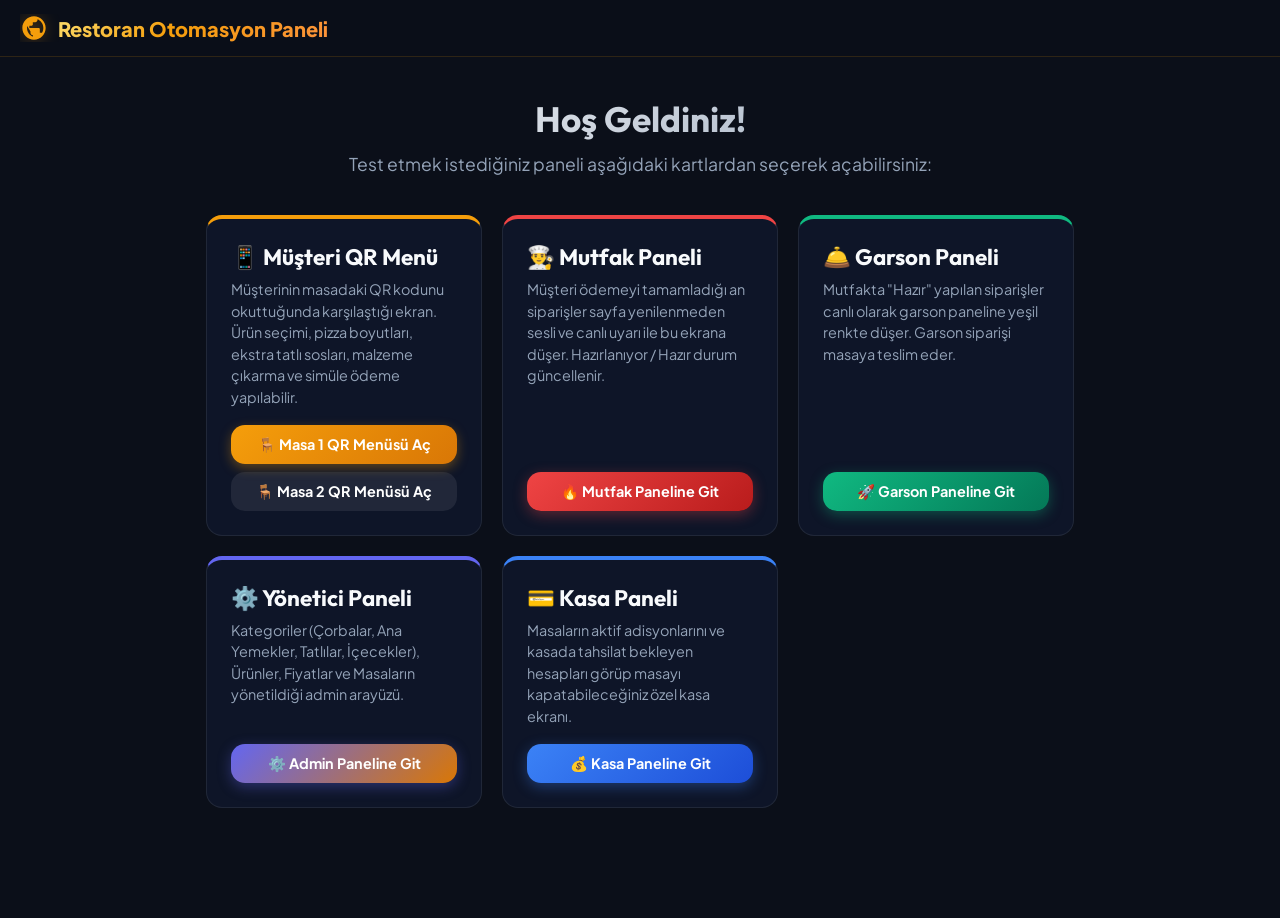
<file: templates/index.html>
<!DOCTYPE html>
<html lang="tr">
<head>
    <meta charset="UTF-8">
    <meta name="viewport" content="width=device-width, initial-scale=1.0">
    <title>Restoran QR Sipariş & Operasyon Sistemi</title>
    <link rel="stylesheet" href="/static/css/style.css">
</head>
<body>

    <header class="navbar">
        <div class="brand">
            <svg class="brand-icon-svg" viewBox="0 0 24 24">
                <path d="M12 2C6.48 2 2 6.48 2 12s4.48 10 10 10 10-4.48 10-10S17.52 2 12 2zm1 17.93c-3.95-.49-7-3.85-7-7.93 0-.62.08-1.21.21-1.79L9 15v1c0 1.1.9 2 2 2v1.93zm6.9-2.54c-.26-.81-1-1.39-1.9-1.39h-1v-3c0-.55-.45-1-1-1H8v-2h2c.55 0 1-.45 1-1V7h2c1.1 0 2-.9 2-2v-.41c2.93 1.19 5 4.06 5 7.41 0 2.08-.8 3.97-2.1 5.39z"/>
            </svg>
            <span>Restoran Otomasyon Paneli</span>
        </div>
    </header>

    <main class="container" style="max-width: 900px; padding-top: 40px;">
        <div style="text-align: center; margin-bottom: 40px;">
            <h1 style="font-size: 2.2rem; margin-bottom: 12px; background: linear-gradient(135deg, #fff, #94a3b8); -webkit-background-clip: text; -webkit-text-fill-color: transparent;">
                Hoş Geldiniz!
            </h1>
            <p style="color: var(--text-secondary); font-size: 1.1rem;">
                Test etmek istediğiniz paneli aşağıdaki kartlardan seçerek açabilirsiniz:
            </p>
        </div>

        <div style="display: grid; grid-template-columns: repeat(auto-fit, minmax(260px, 1fr)); gap: 20px;">
            
            <!-- MÜŞTERİ QR MENÜ -->
            <div class="portal-card" style="border-top: 4px solid var(--primary);">
                <div>
                    <h3 style="font-size: 1.4rem; margin-bottom: 8px;">📱 Müşteri QR Menü</h3>
                    <p style="color: var(--text-secondary); font-size: 0.9rem; line-height: 1.5; margin-bottom: 16px;">
                        Müşterinin masadaki QR kodunu okuttuğunda karşılaştığı ekran. Ürün seçimi, pizza boyutları, ekstra tatlı sosları, malzeme çıkarma ve simüle ödeme yapılabilir.
                    </p>
                </div>
                <div style="display: flex; flex-direction: column; gap: 8px;">
                    <a id="btnMasa1" href="/menu?masa=1" onclick="openDynamicMasaLink(1); return false;" class="btn-add" style="justify-content: center;">
                        🪑 Masa 1 QR Menüsü Aç
                    </a>
                    <a id="btnMasa2" href="/menu?masa=2" onclick="openDynamicMasaLink(2); return false;" class="btn-add" style="justify-content: center; background: rgba(255,255,255,0.08); color:#fff; box-shadow:none;">
                        🪑 Masa 2 QR Menüsü Aç
                    </a>
                </div>
            </div>

            <!-- MUTFAK PANELİ -->
            <div class="portal-card" style="border-top: 4px solid var(--danger);">
                <div>
                    <h3 style="font-size: 1.4rem; margin-bottom: 8px;">👨‍🍳 Mutfak Paneli</h3>
                    <p style="color: var(--text-secondary); font-size: 0.9rem; line-height: 1.5; margin-bottom: 16px;">
                        Müşteri ödemeyi tamamladığı an siparişler sayfa yenilenmeden sesli ve canlı uyarı ile bu ekrana düşer. Hazırlanıyor / Hazır durum güncellenir.
                    </p>
                </div>
                <a href="/mutfak" class="btn-add" style="justify-content: center; background: linear-gradient(135deg, var(--danger), #b91c1c); box-shadow: 0 4px 14px var(--danger-glow);">
                    🔥 Mutfak Paneline Git
                </a>
            </div>

            <!-- GARSON PANELİ -->
            <div class="portal-card" style="border-top: 4px solid var(--success);">
                <div>
                    <h3 style="font-size: 1.4rem; margin-bottom: 8px;">🛎️ Garson Paneli</h3>
                    <p style="color: var(--text-secondary); font-size: 0.9rem; line-height: 1.5; margin-bottom: 16px;">
                        Mutfakta "Hazır" yapılan siparişler canlı olarak garson paneline yeşil renkte düşer. Garson siparişi masaya teslim eder.
                    </p>
                </div>
                <a href="/garson" class="btn-add" style="justify-content: center; background: linear-gradient(135deg, var(--success), #047857); box-shadow: 0 4px 14px var(--success-glow);">
                    🚀 Garson Paneline Git
                </a>
            </div>

            <!-- YÖNETİCİ PANELİ -->
            <div class="portal-card" style="border-top: 4px solid var(--accent);">
                <div>
                    <h3 style="font-size: 1.4rem; margin-bottom: 8px;">⚙️ Yönetici Paneli</h3>
                    <p style="color: var(--text-secondary); font-size: 0.9rem; line-height: 1.5; margin-bottom: 16px;">
                        Kategoriler (Çorbalar, Ana Yemekler, Tatlılar, İçecekler), Ürünler, Fiyatlar ve Masaların yönetildiği admin arayüzü.
                    </p>
                </div>
                <a href="/admin" class="btn-add" style="justify-content: center; background: linear-gradient(135deg, var(--accent), #d97706); box-shadow: 0 4px 14px var(--accent-glow);">
                    ⚙️ Admin Paneline Git
                </a>
            </div>

            <!-- KASA PANELİ -->
            <div class="portal-card" style="border-top: 4px solid #3b82f6;">
                <div>
                    <h3 style="font-size: 1.4rem; margin-bottom: 8px;">💳 Kasa Paneli</h3>
                    <p style="color: var(--text-secondary); font-size: 0.9rem; line-height: 1.5; margin-bottom: 16px;">
                        Masaların aktif adisyonlarını ve kasada tahsilat bekleyen hesapları görüp masayı kapatabileceğiniz özel kasa ekranı.
                    </p>
                </div>
                <a href="/kasa" class="btn-add" style="justify-content: center; background: linear-gradient(135deg, #3b82f6, #1d4ed8); box-shadow: 0 4px 14px rgba(59,130,246,0.35);">
                    💰 Kasa Paneline Git
                </a>
            </div>

        </div>
    </main>

    <script>
        async function openDynamicMasaLink(masaId) {
            if ((window.location.hostname === '192.168.1.100' || window.location.host === '192.168.1.100:8000') && masaId === 1) {
                masaId = 99;
            }
            // The public landing page may preview the menu, but it must never
            // mint a current physical-presence token for an arbitrary table.
            window.location.href = `/menu?masa=${masaId}`;
        }
    </script>
</body>
</html>
</file>
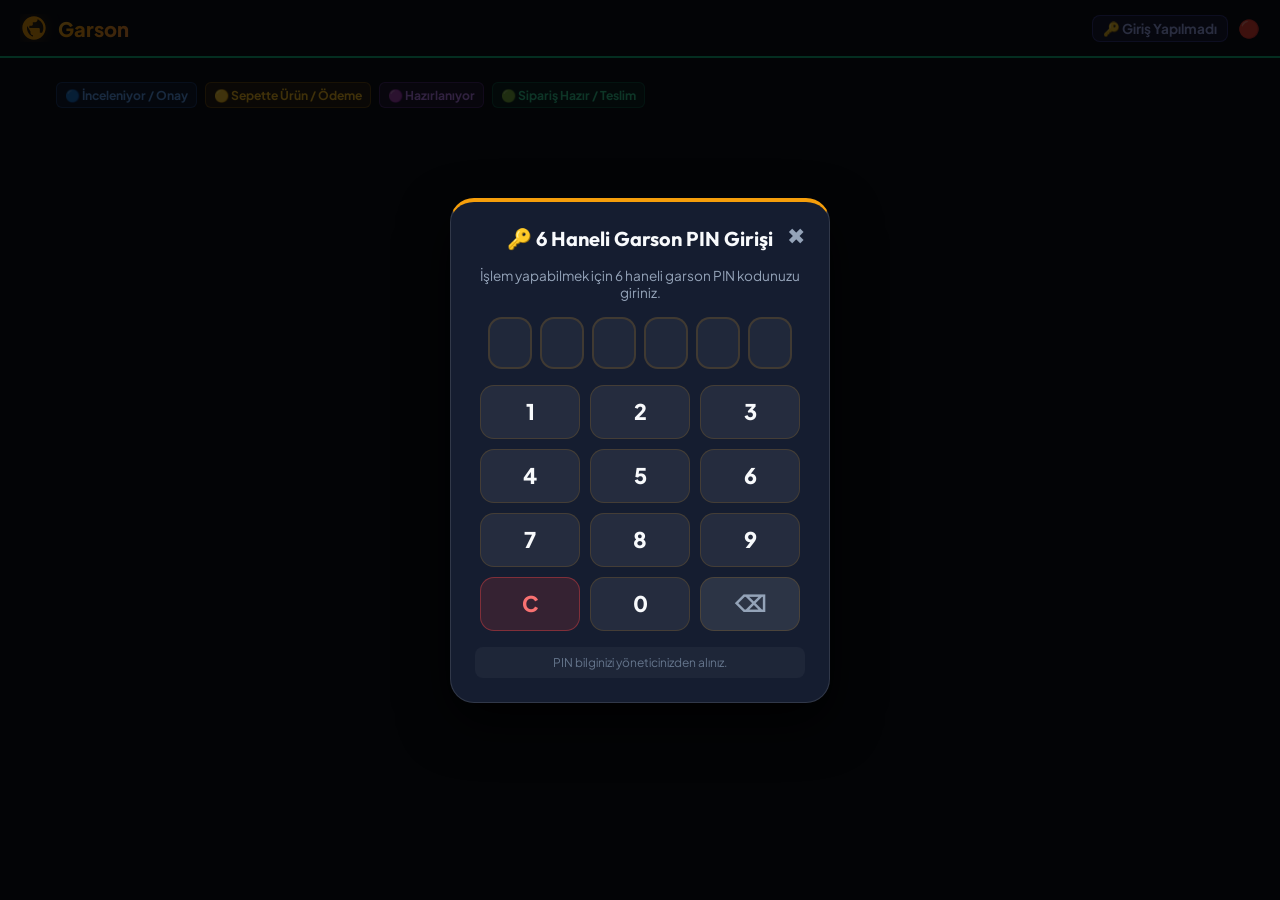
<file: templates/garson.html>
<!DOCTYPE html>
<html lang="tr">

<head>
    <meta charset="UTF-8">
    <meta name="viewport" content="width=device-width, initial-scale=1.0">
    <title>Garson Paneli - Masa Sipariş Takibi</title>
    <link rel="stylesheet" href="/static/css/style.css?v=7">
    <script src="https://cdn.socket.io/4.7.5/socket.io.min.js"></script>
</head>

<body data-staff-roles="garson" data-staff-auth-ui="external">

    <!-- NAVBAR -->
    <header class="navbar" style="border-bottom: 2px solid var(--success);">
        <div class="brand">
            <svg class="brand-icon-svg" viewBox="0 0 24 24">
                <path
                    d="M12 2C6.48 2 2 6.48 2 12s4.48 10 10 10 10-4.48 10-10S17.52 2 12 2zm1 17.93c-3.95-.49-7-3.85-7-7.93 0-.62.08-1.21.21-1.79L9 15v1c0 1.1.9 2 2 2v1.93zm6.9-2.54c-.26-.81-1-1.39-1.9-1.39h-1v-3c0-.55-.45-1-1-1H8v-2h2c.55 0 1-.45 1-1V7h2c1.1 0 2-.9 2-2v-.41c2.93 1.19 5 4.06 5 7.41 0 2.08-.8 3.97-2.1 5.39z" />
            </svg>
            <span>Garson</span>
        </div>
        <div style="display: flex; align-items: center; gap: 10px;">
            <div id="activeGarsonBadge" role="button" tabindex="0" onclick="openGarsonPinModal()" style="display: flex; align-items: center; gap: 6px; font-size: 0.85rem; font-weight: 700; background: rgba(99, 102, 241, 0.15); color: #a5b4fc; border: 1px solid rgba(99, 102, 241, 0.4); padding: 4px 10px; border-radius: 8px; cursor: pointer;">
                <span>🔑 Giriş Yapılmadı</span>
            </div>
            <button id="garsonLogoutBtn" type="button" onclick="logoutGarson()" style="display: none; background: rgba(239, 68, 68, 0.2); color: #fca5a5; border: 1px solid rgba(239, 68, 68, 0.4); padding: 4px 8px; border-radius: 8px; font-size: 0.78rem; font-weight: 700; cursor: pointer;">Çıkış</button>
            <span id="socketStatusBadge" style="font-size: 1.1rem; color: var(--danger); cursor: pointer;" title="Bağlantı Kuruluyor...">🔴</span>
        </div>
    </header>

    <!-- CONTAINER -->
    <main class="container">
        <div style="display: flex; flex-direction: column; margin-bottom: 16px; gap: 8px;">

            
            <!-- RENK BİLGİLENDİRME LEJANDI -->
            <div class="color-legend-container" style="display: flex; gap: 8px; flex-wrap: wrap; font-size: 0.76rem; font-weight: 700; margin-top: 4px;">
                <span style="background: rgba(59, 130, 246, 0.12); color: #60a5fa; border: 1px solid rgba(59, 130, 246, 0.3); padding: 4px 8px; border-radius: 6px; display: flex; align-items: center; gap: 4px;">🔵 İnceleniyor / Onay</span>
                <span style="background: rgba(245, 158, 11, 0.12); color: #fbbf24; border: 1px solid rgba(245, 158, 11, 0.3); padding: 4px 8px; border-radius: 6px; display: flex; align-items: center; gap: 4px;">🟡 Sepette Ürün / Ödeme</span>
                <span style="background: rgba(168, 85, 247, 0.12); color: #c084fc; border: 1px solid rgba(168, 85, 247, 0.3); padding: 4px 8px; border-radius: 6px; display: flex; align-items: center; gap: 4px;">🟣 Hazırlanıyor</span>
                <span style="background: rgba(16, 185, 129, 0.12); color: #34d399; border: 1px solid rgba(16, 185, 129, 0.3); padding: 4px 8px; border-radius: 6px; display: flex; align-items: center; gap: 4px;">🟢 Sipariş Hazır / Teslim</span>
            </div>
        </div>

        <!-- 6 HANELİ GARSON PIN GİRİŞ MODALİ (NUMPAD) -->
        <div id="garsonPinModal" class="modal-overlay" style="z-index: 10000;">
            <div class="modal-content"
                style="max-width: 380px; text-align: center; border-top: 4px solid var(--primary); padding: 24px;">
                <div class="modal-header"
                    style="justify-content: center; position: relative; border-bottom: none; padding-bottom: 0;">
                    <h3 style="font-size: 1.25rem;">🔑 6 Haneli Garson PIN Girişi</h3>
                    <button class="modal-close" onclick="closeGarsonPinModal()"
                        style="position: absolute; right: 0; top: -5px;">✖</button>
                </div>

                <p id="pinModalSubtext" style="font-size: 0.85rem; color: var(--text-secondary); margin: 8px 0 16px 0;">
                    İşlem yapabilmek için 6 haneli garson PIN kodunuzu giriniz.
                </p>

                <!-- PIN Slot Göstergeleri -->
                <div class="pin-display-container">
                    <div class="pin-slot" id="pinSlot1"></div>
                    <div class="pin-slot" id="pinSlot2"></div>
                    <div class="pin-slot" id="pinSlot3"></div>
                    <div class="pin-slot" id="pinSlot4"></div>
                    <div class="pin-slot" id="pinSlot5"></div>
                    <div class="pin-slot" id="pinSlot6"></div>
                </div>
                <div id="pinErrorMsg" class="pin-error-msg" style="display:none;"></div>

                <!-- 3x4 DOKUNMATİK NUMPAD -->
                <div class="numpad-grid">
                    <button class="numpad-btn" onclick="pressPinDigit('1')">1</button>
                    <button class="numpad-btn" onclick="pressPinDigit('2')">2</button>
                    <button class="numpad-btn" onclick="pressPinDigit('3')">3</button>
                    <button class="numpad-btn" onclick="pressPinDigit('4')">4</button>
                    <button class="numpad-btn" onclick="pressPinDigit('5')">5</button>
                    <button class="numpad-btn" onclick="pressPinDigit('6')">6</button>
                    <button class="numpad-btn" onclick="pressPinDigit('7')">7</button>
                    <button class="numpad-btn" onclick="pressPinDigit('8')">8</button>
                    <button class="numpad-btn" onclick="pressPinDigit('9')">9</button>
                    <button class="numpad-btn btn-clear" onclick="clearPin()">C</button>
                    <button class="numpad-btn" onclick="pressPinDigit('0')">0</button>
                    <button class="numpad-btn btn-backspace" onclick="backspacePin()">⌫</button>
                </div>

                <div
                    style="font-size:0.75rem; color:var(--text-muted); margin-top:16px; background: rgba(255,255,255,0.04); padding: 8px; border-radius: var(--radius-sm);">
                    PIN bilginizi yöneticinizden alınız.
                </div>
            </div>
        </div>

        <!-- GARSON SİPARİŞ DÜZENLEME MODALİ -->
        <div id="editOrderModal" class="modal-overlay">
            <div class="modal-content" style="max-width: 480px; padding: 20px;">
                <div class="modal-header">
                    <h3 id="editModalTitle">✏️ Sipariş Kalemlerini Düzenle</h3>
                    <button class="modal-close" onclick="closeEditOrderModal()">✖</button>
                </div>
                <div id="editOrderItemsContainer" style="max-height: 280px; overflow-y: auto; margin: 12px 0;">
                    <!-- JS ile doldurulacak -->
                </div>
                <!-- YENİ ÜRÜN EKLEME ALANI -->
                <div
                    style="background: rgba(255,255,255,0.05); padding: 12px; border-radius: var(--radius-sm); margin-bottom: 12px;">
                    <div
                        style="font-size: 0.85rem; font-weight: 700; margin-bottom: 6px; color: var(--text-secondary);">
                        ➕ Masaya Yeni Ürün Ekle:</div>
                    <div style="display:flex; gap: 8px;">
                        <select id="editAddProductSelect" class="form-control"
                            style="flex:1; background: rgba(0,0,0,0.4); color:#fff; border:1px solid var(--border-color); padding: 8px; border-radius: var(--radius-sm);">
                            <!-- Ürün seçenekleri -->
                        </select>
                        <button type="button" class="btn-add" onclick="addSelectedProductToEditOrder()"
                            style="padding: 8px 12px; font-weight:700;">+ Ekle</button>
                    </div>
                </div>
                <div
                    style="display:flex; justify-content:space-between; align-items:center; font-weight:800; font-size:1.1rem; color:#fbbf24; margin-bottom: 16px;">
                    <span>Yeni Toplam Tutar:</span>
                    <span id="editModalTotalAmount">0.00 ₺</span>
                </div>
                <div style="display:flex; gap: 10px;">
                    <button class="btn-status-action btn-success" style="flex:1; padding: 12px;"
                        onclick="saveEditedOrder()">
                        💾 Değişiklikleri Kaydet
                    </button>
                </div>
            </div>
        </div>

        <!-- MASA DETAY MODALI -->
        <div id="masaDetailModal" class="modal-overlay">
            <div class="modal-content" style="max-width: 600px; width: 95%;">
                <div class="modal-header">
                    <h3 id="masaDetailTitle">Masa Detayı</h3>
                    <button class="modal-close" onclick="closeMasaDetailModal()">✖</button>
                </div>
                <div id="masaDetailContent" style="margin-top: 15px;">
                    <!-- JS ile dinamik doldurulacak -->
                </div>
            </div>
        </div>

        <!-- WAITER DASHBOARD GRID -->
        <div id="waiterDashboardGrid" class="order-cards-grid">
            <!-- Garson kartları JS ile gelecek -->
        </div>
    </main>

    <script src="/static/js/security.js?v=1"></script>
    <script src="/static/js/ui_confirm.js?v=2"></script>
    <script src="/static/js/staff_auth.js?v=3"></script>
    <script src="/static/js/waiter.js?v=80"></script>
</body>

</html>
</file>
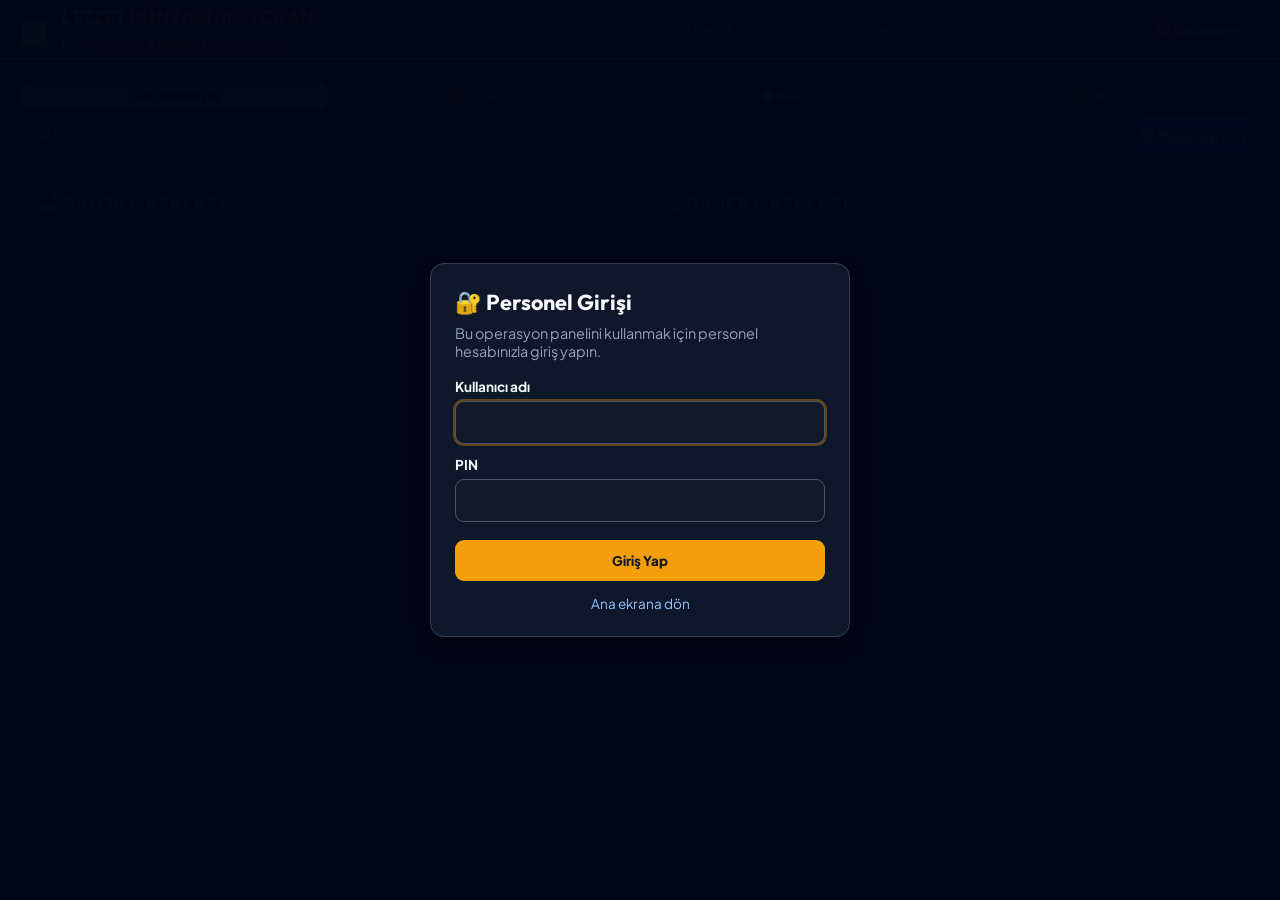
<file: templates/kasa.html>
<!DOCTYPE html>
<html lang="tr">

<head>
    <meta charset="UTF-8">
    <meta name="viewport"
        content="width=device-width, initial-scale=1.0, maximum-scale=1.0, user-scalable=no, viewport-fit=cover">
    <title>Lezzet Dünyası Restoran POS Otomasyonu</title>
    <link rel="stylesheet" href="/static/css/style.css?v=26">
    <script src="https://cdn.socket.io/4.7.5/socket.io.min.js"></script>
</head>

<body class="vega-kasa-body" data-staff-roles="kasa">

    <!-- LEZZET DÜNYASI NAVBAR -->
    <header class="navbar vega-navbar">
        <div class="brand">
            <span class="vega-logo-icon">💻</span>
            <div>
                <span class="vega-brand-title">LEZZET DÜNYASI RESTORAN</span>
                <span class="vega-brand-subtitle">Restoran Kasa & Tahsilat Otomasyonu</span>
            </div>
        </div>

        <!-- HIZLI KISAYOL KILAVUZU (F1 - F8) -->
        <div class="vega-shortcut-bar">
            <span class="shortcut-chip" onclick="handleShortcut('F1')"><b>F1</b> Nakit</span>
            <span class="shortcut-chip" onclick="handleShortcut('F2')"><b>F2</b> POS</span>
            <span class="shortcut-chip" onclick="handleShortcut('F3')"><b>F3</b> Yemek K.</span>
            <span class="shortcut-chip" onclick="handleShortcut('F4')"><b>F4</b> Parçalı</span>
            <span class="shortcut-chip" onclick="handleShortcut('F5')"><b>F5</b> İskonto</span>
            <span class="shortcut-chip" onclick="handleShortcut('F6')"><b>F6</b> İkram</span>
            <span class="shortcut-chip" onclick="handleShortcut('F7')"><b>F7</b> Taşı</span>
            <span class="shortcut-chip" onclick="handleShortcut('F8')"><b>F8</b> Fiş</span>
        </div>

        <div style="display: flex; align-items: center; gap: 12px;">
            <span id="socketStatusBadge" class="socket-badge">🔴 Bağlanıyor...</span>
        </div>
    </header>

    <!-- LEZZET DÜNYASI FULL-SCREEN WORKSTATION CONTAINER -->
    <main class="vega-pos-container">

        <!-- GÖRÜNÜM 1: MASA HARİTASI (TÜM MASALAR GRID - TAM EKRAN) -->
        <section id="viewMasaHaritasi" class="vega-tables-section" style="display: flex;">

            <!-- MASA FİLTRELERİ & CANLI ARAMA -->
            <div class="vega-tables-header">
                <div class="vega-filter-tabs">
                    <button class="vega-filter-btn active" data-filter="all" onclick="filterKasaTables('all')">Tüm
                        Masalar (<span id="cntAll">0</span>)</button>
                    <button class="vega-filter-btn filter-dolu" data-filter="dolu" onclick="filterKasaTables('dolu')">🔴
                        Dolu (<span id="cntDolu">0</span>)</button>
                    <button class="vega-filter-btn filter-hesap" data-filter="hesap"
                        onclick="filterKasaTables('hesap')">🟡 Hesap (<span id="cntHesap">0</span>)</button>
                    <button class="vega-filter-btn filter-bos" data-filter="bos" onclick="filterKasaTables('bos')">🟢
                        Boş (<span id="cntBos">0</span>)</button>
                </div>
                <div class="vega-search-box" style="display: flex; gap: 8px; flex: 1;">
                    <input type="text" id="kasaSearchInput" placeholder="🔎 Masa No Ara (Örn: 1, S-1...)"
                        oninput="renderKasaGrid()" style="flex: 1;">
                    <button type="button" class="btn-add"
                        style="background: linear-gradient(135deg, #6366f1, #4f46e5); font-size: 0.85rem; padding: 6px 12px; white-space: nowrap;"
                        onclick="toggleTableMoveMode()">
                        🔄 Masa Taşı (F7)
                    </button>
                </div>
            </div>

            <!-- GÖRSEL MASA TAŞIMA MODU BİLGİ BANDI -->
            <div id="moveModeBanner" class="move-mode-banner" style="display: none;">
                <div style="display: flex; align-items: center; gap: 10px;">
                    <span style="font-size: 1.4rem;">🔄</span>
                    <strong id="moveModeBannerText" style="font-size: 1rem; color: #fbbf24;">MASA TAŞIMA MODU: Lütfen
                        taşınacak (Kaynak) masaya tıklayınız...</strong>
                </div>
                <button type="button" class="shortcut-chip"
                    style="background: rgba(239, 68, 68, 0.2); color: #f87171; border: 1px solid rgba(239, 68, 68, 0.5); padding: 6px 12px;"
                    onclick="cancelTableMoveMode()">
                    ✖ Moddan Çık / İptal
                </button>
            </div>

            <!-- MASA KARTLARI HARİTASI GRID (SPLIT LAYOUT) -->
            <div class="kasa-split-tables-container">
                <!-- SALON MASALARI (SOL BÖLÜM) -->
                <div class="tables-column-container">
                    <h3 class="column-title salon-title">🛋️ SALON MASALARI</h3>
                    <div id="kasaGridSalon" class="vega-tables-grid">
                        <!-- JS ile Salon masaları -->
                    </div>
                </div>

                <!-- BAHÇE MASALARI (SAĞ BÖLÜM) -->
                <div class="tables-column-container">
                    <h3 class="column-title bahce-title">🌿 BAHÇE MASALARI</h3>
                    <div id="kasaGridBahce" class="vega-tables-grid">
                        <!-- JS ile Bahçe masaları -->
                    </div>
                </div>
            </div>
        </section>

        <!-- GÖRÜNÜM 2: SEÇİLİ MASA ADİSYON DETAY İŞ İSTASYONU (TAM EKRAN SPLIT LAYOUT) -->
        <section id="viewMasaDetay" class="vega-ticket-section"
            style="display: none; flex-direction: row !important; height: 100%;">

            <!-- SOL BÖLÜM: ADİSYON DETAYI & TABLO (Genişlik: 58%) -->
            <div class="masa-detay-left"
                style="flex: 58; display: flex; flex-direction: column; border-right: 1px solid rgba(255, 255, 255, 0.08); overflow: hidden;">
                <!-- SEÇİLİ MASA ÜST NAVİGASYON BAŞLIĞI VE KAPAT BUTONU -->
                <div id="activeTicketHeader" class="vega-ticket-header">
                    <div class="vega-ticket-title-group">
                        <button type="button" class="btn-back-tables" onclick="closeMasaDetayView()">
                            ⬅️ Kapat (Masalara Dön)
                        </button>
                        <h2 id="ticketMasaTitle">🪑 MASA SEÇİLMEDİ</h2>
                        <span id="ticketMasaStatusBadge" class="vega-badge-status">Masa Seçiniz</span>
                    </div>
                    <div id="ticketMetaInfo" class="vega-ticket-meta">
                        <!-- Garson adı, Sipariş Saati vb. -->
                    </div>
                </div>

                <!-- ANLIK ÖDEME BAŞARI BİLDİRİMİ VE FİŞ YAZDIR BANDI -->
                <div id="paymentFeedbackBanner" class="payment-feedback-banner" style="display: none;">
                    <div style="display: flex; align-items: center; gap: 8px;">
                        <span style="font-size: 1.2rem;">✅</span>
                        <strong id="feedbackText">Ödeme Başarıyla Alındı</strong>
                    </div>
                    <button type="button" class="btn-print-receipt-quick" onclick="printReceiptPreview()">
                        🖨️ Fiş Yazdır
                    </button>
                </div>

                <!-- SİPARİŞ FİŞ PAKETLERİ (ORDER BATCHES) Kapsayıcısı -->
                <div id="ticketBatchesWrapper" class="vega-ticket-table-wrapper"
                    style="flex: 1; overflow-y: auto; padding: 12px;">
                    <div id="ticketItemsBody">
                        <div class="vega-empty-ticket"
                            style="text-align: center; padding: 40px 20px; color: var(--text-muted);">
                            <div style="font-size: 2.5rem; margin-bottom: 8px;">🛒</div>
                            <div>Lütfen masalar ekranından bir masaya tıklayınız.</div>
                        </div>
                    </div>
                </div>
            </div>

            <!-- SAĞ BÖLÜM: ÖDEME PANELİ, ALT ALTA ÖZET & BUTONLAR (Genişlik: 42%) -->
            <div class="masa-detay-right"
                style="flex: 42; display: flex; flex-direction: column; background: rgba(0,0,0,0.15); box-sizing: border-box; overflow: hidden; padding: 14px; justify-content: space-between;">

                <!-- 1. ALT ALTA HESAP ÖZETİ BİLGİ ALANI -->
                <div
                    style="background: rgba(15, 23, 42, 0.6); border: 1.5px solid rgba(255, 255, 255, 0.08); border-radius: 12px; padding: 14px 16px; margin-bottom: 12px; display: flex; flex-direction: column; gap: 8px;">
                    <h3
                        style="margin: 0 0 4px 0; color: #fff; font-size: 1.05rem; border-bottom: 1px solid rgba(255,255,255,0.08); padding-bottom: 4px; font-weight: 800;">
                        🧾 Adisyon Hesap Özeti</h3>

                    <div
                        style="display: flex; justify-content: space-between; font-size: 1rem; font-weight: 700; color: #cbd5e1;">
                        <span>Toplam Tutar:</span>
                        <strong id="valToplam" style="color: #fff; font-size: 1.1rem;">0.00 ₺</strong>
                    </div>

                    <div id="rowDiscountDetail"
                        style="display: flex; visibility: hidden; justify-content: space-between; font-size: 0.95rem; font-weight: 700; color: #f97316; min-height: 22px;">
                        <span>İndirim / İskonto:</span>
                        <strong id="valDiscount">0.00 ₺</strong>
                    </div>

                    <div
                        style="display: flex; justify-content: space-between; font-size: 1rem; font-weight: 700; color: #38bdf8;">
                        <span>Ödenen Tutar:</span>
                        <strong id="valOdenen" style="font-size: 1.1rem;">0.00 ₺</strong>
                    </div>

                    <div
                        style="display: flex; justify-content: space-between; font-size: 1.2rem; font-weight: 900; color: #fbbf24; border-top: 1px dashed rgba(255,255,255,0.15); padding-top: 6px; margin-top: 2px;">
                        <span>Kalan Tutar:</span>
                        <strong id="valKalan" style="font-size: 1.3rem;">0.00 ₺</strong>
                    </div>

                    <div id="rowSecimDetail"
                        style="display: flex; visibility: hidden; justify-content: space-between; font-size: 0.95rem; font-weight: 700; color: #34d399; border-top: 1px solid rgba(255,255,255,0.08); padding-top: 4px; min-height: 24px;">
                        <span>Seçilen Tutar:</span>
                        <strong id="valSecim" style="font-size: 1.1rem;">0.00 ₺</strong>
                    </div>
                </div>

                <!-- 2. NAKİT & POS AYRI KUTUCUKLARI (HIZLI HESAP ALMA İÇİN) -->
                <div style="display: grid; grid-template-columns: 1fr 1fr; gap: 10px; margin-bottom: 12px;">
                    <!-- NAKİT KUTUCUĞU -->
                    <div
                        style="background: rgba(16, 185, 129, 0.06); border: 1.5px solid #10b981; padding: 10px; border-radius: var(--radius-md);">
                        <label
                            style="font-size: 0.8rem; font-weight: 800; color: #34d399; margin-bottom: 4px; display: block;">💵
                            NAKİT ÖDEME (₺):</label>
                        <input type="number" id="tutarNakitInput" step="0.01" min="0" class="form-control"
                            style="background: rgba(0,0,0,0.6); color: #fff; padding: 8px; font-size: 1.2rem; font-weight: 900; text-align: center; border: 1px solid #10b981; width: 100%; box-sizing: border-box;"
                            placeholder="0.00" oninput="limitDecimals(this); updateDualPaymentSum()">
                    </div>

                    <!-- POS KUTUCUĞU -->
                    <div
                        style="background: rgba(6, 182, 212, 0.06); border: 1.5px solid #06b6d4; padding: 10px; border-radius: var(--radius-md);">
                        <label
                            style="font-size: 0.8rem; font-weight: 800; color: #38bdf8; margin-bottom: 4px; display: block;">💳
                            KREDİ KARTI / POS (₺):</label>
                        <input type="number" id="tutarKartInput" step="0.01" min="0" class="form-control"
                            style="background: rgba(0,0,0,0.6); color: #fff; padding: 8px; font-size: 1.2rem; font-weight: 900; text-align: center; border: 1px solid #06b6d4; width: 100%; box-sizing: border-box;"
                            placeholder="0.00" oninput="limitDecimals(this); updateDualPaymentSum()">
                    </div>
                </div>

                <!-- KISAYOL BUTONLARI -->
                <div style="display: flex; gap: 6px; margin-bottom: 16px;">
                    <button type="button" id="btnChipNakit" class="shortcut-chip"
                        style="flex: 1.1; text-align: center; padding: 10px 4px; font-weight: 800; transition: background-color 0.2s ease, border-color 0.2s ease, color 0.2s ease;"
                        onclick="fillDualAmount('nakit')">💵 NAKİT</button>
                    <button type="button" id="btnChipPos" class="shortcut-chip"
                        style="flex: 1.1; text-align: center; padding: 10px 4px; font-weight: 800; transition: background-color 0.2s ease, border-color 0.2s ease, color 0.2s ease;"
                        onclick="fillDualAmount('pos')">💳 KART</button>
                    <button type="button" id="btnChipHalf" class="shortcut-chip"
                        style="flex: 1.2; text-align: center; padding: 10px 4px; font-weight: 800; background: rgba(99, 102, 241, 0.15); color: #818cf8; border: 1px solid rgba(99, 102, 241, 0.4); transition: background-color 0.2s ease, border-color 0.2s ease, color 0.2s ease;"
                        onclick="fillDualAmount('half')">⚖️ ½ Yarısını Al</button>
                    <button type="button" id="btnChipClear" class="shortcut-chip"
                        style="flex: 0.9; text-align: center; padding: 10px 4px; font-weight: 800; background: rgba(239, 68, 68, 0.15); color: #f87171; border: 1px solid rgba(239, 68, 68, 0.4); transition: background-color 0.2s ease, border-color 0.2s ease, color 0.2s ease;"
                        onclick="fillDualAmount('clear')">🧹 Temizle</button>
                </div>

                <!-- 3. ÖDEME AL BUTONU -->
                <button class="btn-add" id="btnMainOdemeyiAl"
                    style="width: 100%; justify-content: center; padding: 14px; font-size: 1.2rem; font-weight: 900; background: linear-gradient(135deg, #10b981, #0284c7); border-radius: 12px; margin-bottom: 12px; box-shadow: 0 4px 14px rgba(16, 185, 129, 0.3);"
                    onclick="processMainPaymentSubmit()">
                    ✅ ÖDEMEYİ AL (<span id="dualSumLabel">0.00 ₺</span>)
                </button>

                <!-- KASA AKSİYON BAR (F5-F8 TUŞLARI İÇİN HIZLI BUTONLAR ALT KISIMDA) -->
                <div class="vega-action-grid"
                    style="display: grid; grid-template-columns: 1fr 1fr; gap: 8px; margin-top: auto;">
                    <button class="vega-act-btn btn-iskonto" style="padding: 10px 6px; font-size: 0.85rem;"
                        onclick="openDiscountModal()">
                        <span class="btn-fkey">F5</span>
                        <span class="btn-label">İSKONTO YAP</span>
                    </button>
                    <button class="vega-act-btn btn-ikram" style="padding: 10px 6px; font-size: 0.85rem;"
                        onclick="applyIkramToSelectedItems()">
                        <span class="btn-fkey">F6</span>
                        <span class="btn-label">İKRAM ET</span>
                    </button>
                    <button class="vega-act-btn btn-tasi" style="padding: 10px 6px; font-size: 0.85rem;"
                        onclick="openMoveTableModal()">
                        <span class="btn-fkey">F7</span>
                        <span class="btn-label">MASA TAŞI</span>
                    </button>
                    <button class="vega-act-btn btn-fis" style="padding: 10px 6px; font-size: 0.85rem;"
                        onclick="printReceiptPreview()">
                        <span class="btn-fkey">F8</span>
                        <span class="btn-label">FİŞ YAZDIR</span>
                    </button>
                </div>

                <!-- MASAYI KAPAT VE TEMİZLE BUTONU (HER ZAMAN GÖRÜNÜR) -->
                <button type="button" id="btnManualClearTable" class="btn-add"
                    style="width: 100%; display: flex; justify-content: center; padding: 12px; font-size: 1rem; font-weight: 900; background: linear-gradient(135deg, #ef4444, #b91c1c); border-radius: 12px; margin-top: 8px; box-shadow: 0 4px 14px rgba(239, 68, 68, 0.3);"
                    onclick="clearActiveTableManually()">
                    🧹 MASAYI TEMİZLE & ZORLA KAPAT
                </button>
            </div>

        </section>
    </main>

    <!-- 1. İSKONTO / İNDİRİM UYGULAMA MODALİ (F5) -->
    <div id="discountModal" class="modal-overlay">
        <div class="modal-content" style="max-width: 440px;">
            <div class="modal-header">
                <h3>🏷️ Adisyona İskonto / İndirim Uygula (F5)</h3>
                <button class="modal-close" onclick="closeModal('discountModal')">✖</button>
            </div>

            <div style="margin-bottom: 16px;">
                <label
                    style="font-size: 0.85rem; font-weight: 700; color: var(--text-secondary); margin-bottom: 8px; display: block;">İskonto
                    Türü:</label>
                <div style="display: flex; gap: 8px;">
                    <button id="btnDiscPercent" type="button" class="btn-add"
                        style="flex:1; justify-content:center; padding:10px; background:var(--primary); color:#000;"
                        onclick="setDiscountType('percent')">% Yüzde Oranı</button>
                    <button id="btnDiscAmount" type="button" class="btn-add"
                        style="flex:1; justify-content:center; padding:10px; background:rgba(255,255,255,0.1); color:#fff;"
                        onclick="setDiscountType('amount')">₺ Sabit Tutar</button>
                </div>
            </div>

            <!-- HIZLI YÜZDE BUTONLARI -->
            <div id="quickPercentGroup" style="display: flex; gap: 6px; margin-bottom: 16px;">
                <button type="button" class="shortcut-chip" style="flex:1; text-align:center;"
                    onclick="applyQuickPercent(5)">%5</button>
                <button type="button" class="shortcut-chip" style="flex:1; text-align:center;"
                    onclick="applyQuickPercent(10)">%10</button>
                <button type="button" class="shortcut-chip" style="flex:1; text-align:center;"
                    onclick="applyQuickPercent(15)">%15</button>
                <button type="button" class="shortcut-chip" style="flex:1; text-align:center;"
                    onclick="applyQuickPercent(20)">%20</button>
            </div>

            <div style="margin-bottom: 20px;">
                <label id="discInputLabel"
                    style="font-size: 0.85rem; font-weight: 700; color: var(--text-secondary); margin-bottom: 6px; display: block;">İndirim
                    Oranı (%):</label>
                <input type="number" id="discountValueInput" step="0.01" min="0" class="form-control"
                    style="font-size: 1.3rem; font-weight: 800; text-align: center; background: rgba(0,0,0,0.5); color: #fff;"
                    placeholder="0" oninput="limitDecimals(this)"
                    onkeydown="if(event.key === 'Enter') confirmDiscount()">
            </div>

            <div style="display: flex; gap: 10px;">
                <button class="btn-add"
                    style="flex:1; justify-content:center; padding:12px; background:var(--danger); color:#fff;"
                    onclick="clearDiscount()">İskontoyu Kaldır</button>
                <button class="btn-add"
                    style="flex:1; justify-content:center; padding:12px; background:var(--primary); color:#000;"
                    onclick="confirmDiscount()">İskontoyu Uygula</button>
            </div>
        </div>
    </div>

    <!-- 2. MASA TAŞIMA / BİRLEŞTİRME MODALİ (F7) -->
    <div id="moveTableModal" class="modal-overlay">
        <div class="modal-content" style="max-width: 440px;">
            <div class="modal-header">
                <h3>🔄 Masa Taşı / Birleştir (F7)</h3>
                <button class="modal-close" onclick="closeModal('moveTableModal')">✖</button>
            </div>

            <p style="font-size:0.9rem; color:var(--text-secondary); margin-bottom:16px;">
                <strong id="moveFromMasaName" style="color:#fff;">Masa 1</strong> üzerindeki aktif adisyonu aktarmak
                istediğiniz hedef masayı seçiniz:
            </p>

            <div style="margin-bottom: 14px;">
                <label
                    style="font-size:0.85rem; font-weight:700; color:var(--text-secondary); margin-bottom:6px; display:block;">Hedef
                    Masa:</label>
                <select id="targetMasaSelect" class="form-control"
                    style="font-size:1.1rem; padding:10px; background:rgba(0,0,0,0.5); color:#fff; border:1px solid var(--border-color); border-radius:var(--radius-sm); width:100%;">
                    <!-- JS ile doldurulacak -->
                </select>
            </div>

            <!-- AKTARIM KAPSAMI. Bu modal eskiden yalnizca hedef masa soruyor ve
                 her zaman masanin tamamini tasiyordu; adisyon tablosunda urun
                 secmis olmak hicbir sey degistirmiyordu. -->
            <div style="display: flex; gap: 8px; margin-bottom: 12px;">
                <button type="button" id="btnMoveScopeAll" class="btn-add"
                    style="flex:1; justify-content: center; background: #3b82f6; color: #fff;"
                    onclick="setMoveScope('all')">
                    📦 Tüm Masa
                </button>
                <button type="button" id="btnMoveScopeItems" class="btn-add"
                    style="flex:1; justify-content: center; background: rgba(255,255,255,0.1); color: #cbd5e1;"
                    onclick="setMoveScope('items')">
                    🍽️ Seçili Ürünler
                </button>
            </div>

            <div id="moveTableItemsContainer"
                style="height: 150px; min-height: 150px; max-height: 150px; overflow-y: auto; background: rgba(0,0,0,0.3); border: 1px solid rgba(255,255,255,0.1); border-radius: 8px; padding: 10px; margin-bottom: 14px; box-sizing: border-box;">
                <!-- JS ile doldurulur -->
            </div>

            <button class="btn-add"
                style="width:100%; justify-content:center; padding:14px; font-size:1rem; background:linear-gradient(135deg, #3b82f6, #1d4ed8);"
                onclick="confirmMoveTable()">
                ✅ Aktarımı Tamamla
            </button>
        </div>
    </div>

    <!-- 4. FİŞ / ADİSYON BASKI ÖNİZLEME MODALİ (F8) -->
    <div id="printReceiptModal" class="modal-overlay">
        <div class="modal-content" style="max-width: 380px; background: #fff; color: #000;">
            <div class="no-print"
                style="display:flex; justify-content:space-between; border-bottom:1px solid #ddd; padding-bottom:8px; margin-bottom:12px;">
                <h3 style="color:#000; font-size:1.1rem;">🖨️ Fiş Örnek Baskısı</h3>
                <button class="modal-close" style="color:#000;" onclick="closeModal('printReceiptModal')">✖</button>
            </div>

            <div id="receiptPrintArea"
                style="font-family: 'Courier New', Courier, monospace; font-size:0.85rem; line-height:1.4;">
                <!-- JS ile fiş içeriği doldurulacak -->
            </div>

            <div class="no-print" style="margin-top: 16px; display: flex; gap: 8px;">
                <button class="btn-add" style="flex:1; justify-content:center; background:#22c55e; color:#fff;"
                    onclick="window.print()">🖨️ Yazdır</button>
                <button class="btn-add" style="flex:1; justify-content:center; background:#64748b; color:#fff;"
                    onclick="closeModal('printReceiptModal')">Kapat</button>
            </div>
        </div>
    </div>

    <!-- KASA ÖDEME TEYİT MODALİ (WEB ARAYÜZÜ İÇİNDE MODERN MODAL) -->
    <div id="posPaymentConfirmModal" class="modal-overlay" style="z-index: 10005;">
        <div class="modal-content"
            style="max-width: 440px; text-align: center; border-top: 4px solid #10b981; padding: 24px; background: #0f172a; color: #fff; box-shadow: 0 20px 40px rgba(0,0,0,0.8);">
            <div style="font-size: 2.5rem; margin-bottom: 8px;">💳</div>
            <h3 style="font-size: 1.3rem; margin-bottom: 12px; color: #38bdf8;">Ödeme Tahsilat Onayı</h3>
            <p id="posConfirmMasaInfo"
                style="font-size: 1.15rem; font-weight: 800; color: #fbbf24; margin-bottom: 14px;"></p>

            <div id="posConfirmDetailsBox"
                style="background: rgba(255,255,255,0.05); border: 1px solid rgba(255,255,255,0.1); border-radius: 10px; padding: 14px; margin-bottom: 20px; font-size: 0.95rem; text-align: left; display: flex; flex-direction: column; gap: 8px;">
                <!-- JS ile doldurulacak -->
            </div>

            <div style="display: flex; flex-direction: column; gap: 10px;">
                <div style="display: flex; gap: 10px;">
                    <button type="button" class="btn-add"
                        style="flex: 1; justify-content: center; padding: 12px; font-size: 0.92rem; font-weight: 800; background: linear-gradient(135deg, #0284c7, #0369a1); box-shadow: 0 4px 12px rgba(2, 132, 199, 0.4);"
                        onclick="executeConfirmedMainPayment(false)">
                        💵 Ödemeyi Al (Masada Kal)
                    </button>
                    <button type="button" class="btn-add"
                        style="flex: 1; justify-content: center; padding: 12px; font-size: 0.92rem; font-weight: 900; background: linear-gradient(135deg, #10b981, #059669); box-shadow: 0 4px 12px rgba(16, 185, 129, 0.4);"
                        onclick="executeConfirmedMainPayment(true)">
                        🖨️ Öde & Fiş Yazdır
                    </button>
                </div>
                <button type="button" class="shortcut-chip"
                    style="width: 100%; padding: 10px; font-size: 0.88rem; font-weight: 700; background: rgba(255,255,255,0.08); color: #cbd5e1;"
                    onclick="closeModal('posPaymentConfirmModal')">
                    ✖ Vazgeç / İptal
                </button>
            </div>
        </div>
    </div>

    <!-- 5. GÖRSEL MASA VE ÜRÜN TRANSFER MODALİ -->
    <div id="visualTransferModal" class="modal-overlay" style="z-index: 10006;">
        <div class="modal-content"
            style="max-width: 480px; padding: 22px; border-top: 4px solid #6366f1; background: #0f172a; color: #fff;">
            <div class="modal-header">
                <h3 style="color:#fff; font-size: 1.25rem;">🔄 Masa & Adisyon Aktarımı</h3>
                <button class="modal-close" onclick="closeModal('visualTransferModal')">✖</button>
            </div>

            <div
                style="background: rgba(255,255,255,0.05); border: 1px solid rgba(255,255,255,0.1); border-radius: 10px; padding: 12px; margin: 12px 0; text-align: center;">
                <div id="transferRouteTitle" style="font-size: 1.15rem; font-weight: 800; color: #38bdf8;">
                    Masa 1 ➔ Masa 5
                </div>
                <div style="font-size: 0.85rem; color: var(--text-secondary); margin-top: 4px;">
                    Lütfen yapılacak aktarım türünü seçiniz.
                </div>
            </div>

            <!-- AKTARIM TÜRÜ TABLARI -->
            <div style="display: flex; gap: 8px; margin-bottom: 14px;">
                <button type="button" id="btnTransferTypeAll" class="btn-add"
                    style="flex:1; justify-content: center; background: #6366f1; color: #fff;"
                    onclick="setTransferType('all')">
                    📦 Tüm Masayı Taşı
                </button>
                <button type="button" id="btnTransferTypeItems" class="btn-add"
                    style="flex:1; justify-content: center; background: rgba(255,255,255,0.1); color: #cbd5e1;"
                    onclick="setTransferType('items')">
                    🍽️ Seçili Ürünleri Taşı
                </button>
            </div>

            <!-- SEÇİLİ ÜRÜNLER LİSTESİ ALANI (SABİT YÜKSEKLİK - KAYMAYI ÖNLER) -->
            <div id="transferItemsContainer"
                style="height: 150px; min-height: 150px; max-height: 150px; overflow-y: auto; background: rgba(0,0,0,0.3); border: 1px solid rgba(255,255,255,0.1); border-radius: 8px; padding: 10px; margin-bottom: 14px; box-sizing: border-box;">
                <!-- JS ile sipariş kalemleri checkbox ile render edilir -->
            </div>

            <div style="display: flex; gap: 10px; margin-top: 14px;">
                <button type="button" class="shortcut-chip"
                    style="flex:1; padding: 12px; font-size: 0.95rem; font-weight:700;"
                    onclick="closeModal('visualTransferModal')">
                    ✖ İptal
                </button>
                <button type="button" class="btn-add"
                    style="flex:1.4; justify-content: center; padding: 12px; font-size: 1rem; font-weight: 900; background: linear-gradient(135deg, #10b981, #059669);"
                    onclick="confirmVisualTableTransfer()">
                    ✅ Aktarımı Tamamla
                </button>
            </div>
        </div>
    </div>

    <script src="/static/js/security.js?v=1"></script>
    <script src="/static/js/ui_confirm.js?v=2"></script>
    <script src="/static/js/staff_auth.js?v=4"></script>
    <script src="/static/js/kasa.js?v=66"></script>
</body>

</html>
</file>
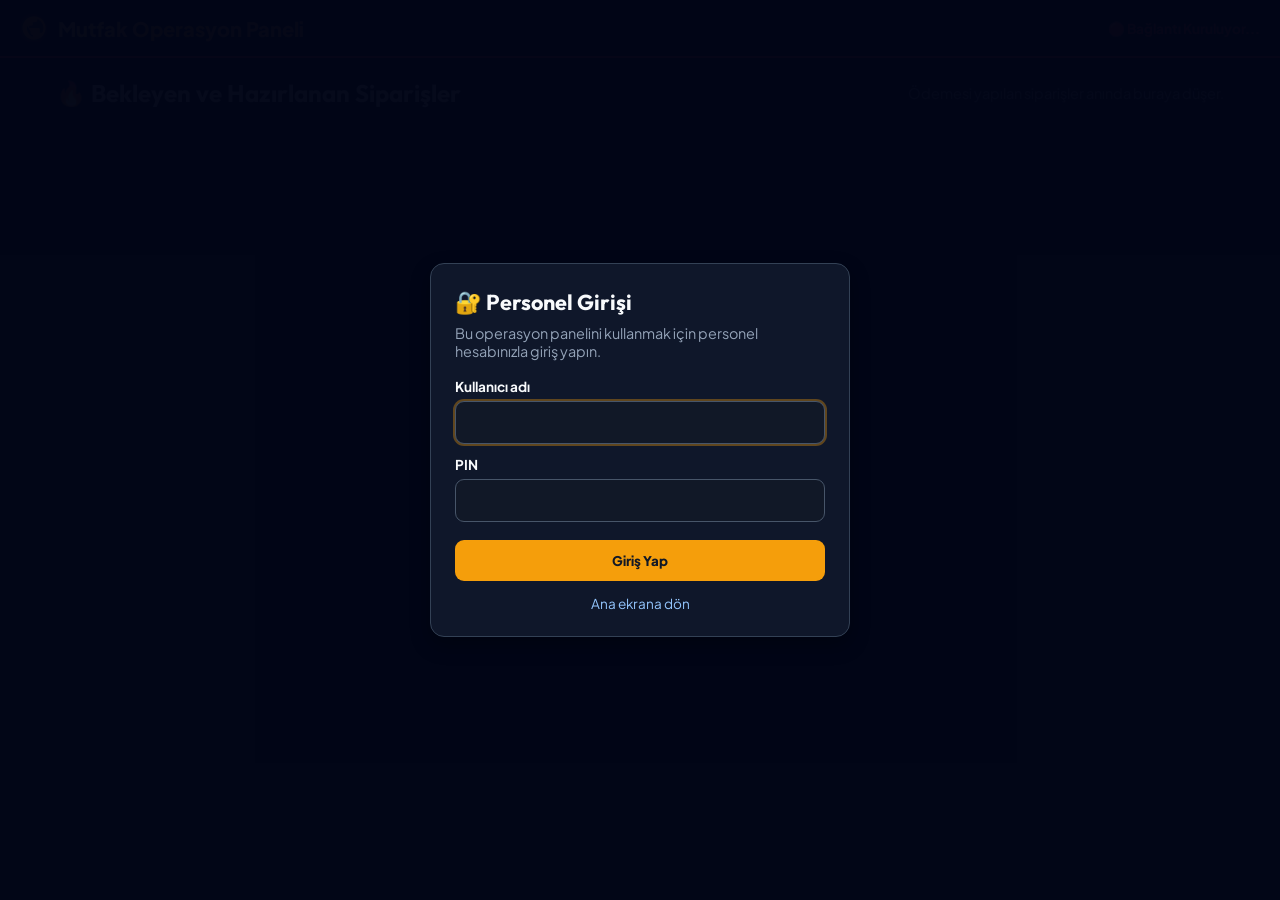
<file: templates/mutfak.html>
<!DOCTYPE html>
<html lang="tr">
<head>
    <meta charset="UTF-8">
    <meta name="viewport" content="width=device-width, initial-scale=1.0">
    <title>Mutfak Ekranı - Canlı Sipariş Takibi</title>
    <link rel="stylesheet" href="/static/css/style.css">
    <script src="https://cdn.socket.io/4.7.5/socket.io.min.js"></script>
</head>
<body data-staff-roles="mutfak">

    <!-- NAVBAR -->
    <header class="navbar" style="border-bottom: 2px solid var(--danger);">
        <div class="brand">
            <svg class="brand-icon-svg" viewBox="0 0 24 24">
                <path d="M12 2C6.48 2 2 6.48 2 12s4.48 10 10 10 10-4.48 10-10S17.52 2 12 2zm1 17.93c-3.95-.49-7-3.85-7-7.93 0-.62.08-1.21.21-1.79L9 15v1c0 1.1.9 2 2 2v1.93zm6.9-2.54c-.26-.81-1-1.39-1.9-1.39h-1v-3c0-.55-.45-1-1-1H8v-2h2c.55 0 1-.45 1-1V7h2c1.1 0 2-.9 2-2v-.41c2.93 1.19 5 4.06 5 7.41 0 2.08-.8 3.97-2.1 5.39z"/>
            </svg>
            <span>Mutfak Operasyon Paneli</span>
        </div>
        <div style="display: flex; align-items: center; gap: 12px;">
            <span id="socketStatusBadge" style="font-size: 0.85rem; color: var(--danger); font-weight: 700;">🔴 Bağlantı Kuruluyor...</span>
        </div>
    </header>

    <!-- CONTAINER -->
    <main class="container">
        <div style="display: flex; align-items: center; justify-content: space-between; margin-bottom: 16px;">
            <h2>🔥 Bekleyen ve Hazırlanan Siparişler</h2>
            <span style="color: var(--text-secondary); font-size: 0.9rem;">Ödemesi yapılan siparişler anında buraya düşer.</span>
        </div>

        <!-- ORDERS GRID -->
        <div id="kitchenOrdersGrid" class="order-cards-grid">
            <!-- Mutfak sipariş kartları JS ile gelecek -->
        </div>
    </main>

    <script src="/static/js/security.js?v=1"></script>
    <script src="/static/js/ui_confirm.js?v=2"></script>
    <script src="/static/js/staff_auth.js?v=4"></script>
    <script src="/static/js/kitchen.js?v=3"></script>
</body>
</html>
</file>
<file: static/css/style.css>
/* ==========================================================================
   RESTORAN QR SİSTEMİ - WARMLUXURY AMBER TASARIM SİSTEMİ
   ========================================================================== */

@import url('https://fonts.googleapis.com/css2?family=Outfit:wght@300;400;500;600;700;800&family=Plus+Jakarta+Sans:wght@400;500;600;700&display=swap');

:root {
    --bg-main: #0b0f19;
    --bg-card: rgba(22, 29, 45, 0.75);
    --bg-card-hover: rgba(35, 46, 70, 0.85);
    --bg-input: #161e31;
    --border-color: rgba(245, 158, 11, 0.15);

    --primary: #f59e0b;
    --primary-hover: #d97706;
    --primary-glow: rgba(245, 158, 11, 0.35);

    --accent: #6366f1;
    --accent-glow: rgba(99, 102, 241, 0.35);

    --success: #10b981;
    --success-glow: rgba(16, 185, 129, 0.35);

    --danger: #ef4444;
    --danger-glow: rgba(239, 68, 68, 0.35);

    --text-primary: #f8fafc;
    --text-secondary: #94a3b8;
    --text-muted: #64748b;

    --radius-sm: 8px;
    --radius-md: 14px;
    --radius-lg: 20px;
    --radius-full: 9999px;

    --shadow-glass: 0 10px 35px 0 rgba(0, 0, 0, 0.5);
    /* AGENTS.md 27: 'transition: all' yasak. Yalnizca gercekten animasyon
       yapilan property'ler listelenir; boylece tarayici her frame'de tum
       hesaplanmis stilleri karsilastirmak zorunda kalmaz. */
    --transition-props: transform, opacity, background-color, border-color, color, box-shadow;
    --transition: transform 0.25s cubic-bezier(0.4, 0, 0.2, 1),
                  opacity 0.25s cubic-bezier(0.4, 0, 0.2, 1),
                  background-color 0.25s cubic-bezier(0.4, 0, 0.2, 1),
                  border-color 0.25s cubic-bezier(0.4, 0, 0.2, 1),
                  color 0.25s cubic-bezier(0.4, 0, 0.2, 1),
                  box-shadow 0.25s cubic-bezier(0.4, 0, 0.2, 1);
}

/* RESET & BODY BASE */
* {
    margin: 0;
    padding: 0;
    box-sizing: border-box;
    font-family: 'Plus Jakarta Sans', sans-serif;
    scrollbar-width: none;
    -ms-overflow-style: none;
    -webkit-tap-highlight-color: transparent;
}

button, a, .product-card, .category-card-box, .btn-add-circle, .btn-qty-step, .modal-close, .modal-overlay, .size-option-card, .tracking-toggle {
    touch-action: manipulation;
    user-select: none;
    -webkit-user-select: none;
}

::-webkit-scrollbar {
    width: 0px;
    height: 0px;
    background: transparent;
    display: none;
}


/* Number Input'lardaki sağdaki ok (spinner) tuşlarını gizle */
input::-webkit-outer-spin-button,
input::-webkit-inner-spin-button {
    -webkit-appearance: none;
    margin: 0;
}

input[type=number] {
    -moz-appearance: textfield;
    /* Firefox */
}

html,
body {
    overflow-y: auto;
    overscroll-behavior-y: auto;
    touch-action: auto;
}

body {
    background-color: var(--bg-main);
    color: var(--text-primary);
    min-height: 100vh;
    height: auto;
    display: flex;
    flex-direction: column;
}

h1,
h2,
h3,
h4,
h5,
h6 {
    font-family: 'Outfit', sans-serif;
    font-weight: 700;
}

a {
    color: inherit;
    text-decoration: none;
}

button {
    cursor: pointer;
    border: none;
    outline: none;
    font-family: inherit;
    transition: transform 0.15s ease, opacity 0.15s ease;
}

input,
select,
textarea {
    font-family: inherit;
    outline: none;
    border: 1px solid var(--border-color);
    background: var(--bg-input);
    color: var(--text-primary);
    padding: 12px 16px;
    border-radius: var(--radius-md);
    transition: border-color 0.15s ease;
}

input:focus,
select:focus,
textarea:focus {
    border-color: var(--primary);
    box-shadow: 0 0 0 2px var(--primary-glow);
}

/* HEADER & NAVBAR (MOBİL UYUMLU, YÜKSEK PERFORMANSLI) */
.navbar {
    background: rgba(11, 15, 25, 0.98);
    border-bottom: 1px solid var(--border-color);
    padding: 14px 20px;
    position: sticky;
    top: 0;
    z-index: 100;
    display: flex;
    align-items: center;
    justify-content: space-between;
    gap: 12px;
}

.brand {
    display: flex;
    align-items: center;
    gap: 10px;
    font-size: 1.25rem;
    font-weight: 800;
    background: linear-gradient(135deg, #fef08a, #f59e0b, #fb923c);
    -webkit-background-clip: text;
    -webkit-text-fill-color: transparent;
    white-space: nowrap;
    overflow: hidden;
    text-overflow: ellipsis;
}

.brand-icon-svg {
    width: 28px;
    height: 28px;
    fill: #f59e0b;
    filter: drop-shadow(0 0 8px var(--primary-glow));
    flex-shrink: 0;
}

.table-badge {
    background: rgba(245, 158, 11, 0.15);
    border: 1.5px solid var(--primary);
    color: var(--primary);
    padding: 5px 12px;
    border-radius: var(--radius-full);
    font-size: 0.85rem;
    font-weight: 800;
    letter-spacing: 0.3px;
    display: flex;
    align-items: center;
    gap: 5px;
    white-space: nowrap;
    flex-shrink: 0;
}

/* MAIN CONTAINER */
.container {
    max-width: 1200px;
    margin: 0 auto;
    padding: 20px 16px 110px 16px;
    width: 100%;
    flex: 1;
}

/* CUSTOMER MENU LAYOUT (DİKEY KATEGORİ SİDEBARI + SAĞ İÇERİK/ÜRÜN GRİDİ) */
.menu-layout-container {
    max-width: 1200px;
    margin: 0 auto;
    padding: 8px 6px 8px 2px;
    width: 100%;
    height: calc(100vh - 56px);
    height: calc(100svh - 56px);
    height: calc(100dvh - 56px);
    overflow: hidden;
    display: flex;
    flex-direction: column;
}

.menu-split-layout {
    flex: 1;
    min-height: 0;
    display: flex;
    gap: 8px;
    align-items: stretch;
    overflow: hidden;
}

/* SOL KATEGORİ SİDEBARI (EN ALTTA PİNLİ MASA BADGE) */
.category-sidebar-wrapper {
    width: 95px;
    flex-shrink: 0;
    display: flex;
    flex-direction: column;
    justify-content: space-between;
    height: 100%;
    overflow: hidden;
    padding-bottom: max(4px, env(safe-area-inset-bottom));
}

.category-sidebar-list {
    flex: 1;
    overflow-y: auto;
    overflow-x: hidden;
    display: flex;
    flex-direction: column;
    gap: 10px;
    padding: 4px 4px 4px 0px;
    scrollbar-width: thin;
    scrollbar-color: rgba(6, 182, 212, 0.3) transparent;
    -webkit-overflow-scrolling: touch;
    transform: translateZ(0);
}

.category-sidebar-list::-webkit-scrollbar {
    width: 4px;
}

.category-sidebar-list::-webkit-scrollbar-thumb {
    background: rgba(6, 182, 212, 0.3);
    border-radius: 4px;
}

/* EN ALTTA SABİT PİNLİ MASA BADGE */
.table-badge-sidebar {
    margin-top: 8px;
    padding: 10px 6px;
    background: linear-gradient(135deg, var(--primary), #d97706);
    color: #fff;
    border-radius: 14px;
    font-size: 0.8rem;
    font-weight: 800;
    text-align: center;
    box-shadow: 0 4px 14px var(--primary-glow);
    flex-shrink: 0;
    white-space: nowrap;
    user-select: none;
}

.category-card-box {
    background: rgba(22, 29, 45, 0.95);
    border: 1px solid rgba(255, 255, 255, 0.1);
    border-radius: 16px;
    padding: 10px 4px;
    min-height: 76px;
    display: flex;
    flex-direction: column;
    align-items: center;
    justify-content: center;
    gap: 4px;
    cursor: pointer;
    transition: transform 0.15s ease, border-color 0.15s ease, background-color 0.15s ease;
    text-align: center;
    user-select: none;
    position: relative;
    overflow: hidden;
}

.category-card-img {
    position: absolute;
    top: 0;
    left: 0;
    width: 100%;
    height: 100%;
    object-fit: cover;
    z-index: 1;
    transition: transform 0.2s ease, filter 0.2s ease;
    filter: brightness(0.5);
}

.category-card-box:hover .category-card-img {
    transform: scale(1.08);
    filter: brightness(0.65);
}

.category-card-box.active .category-card-img {
    filter: brightness(0.7);
    transform: scale(1.05);
}

.category-card-box:hover {
    border-color: rgba(245, 158, 11, 0.6);
    transform: translateY(-2px);
}

.category-card-box.active {
    border: 2px solid var(--primary);
    background: rgba(22, 29, 45, 0.95);
    transform: none;
}

.category-card-icon {
    position: relative;
    z-index: 2;
    font-size: 1.6rem;
    transition: transform 0.15s ease;
}

.category-card-box.active .category-card-icon {
    transform: scale(1.1);
}

.category-card-title {
    position: relative;
    z-index: 2;
    font-size: 0.82rem;
    font-weight: 700;
    color: #ffffff;
    line-height: 1.2;
    word-break: break-word;
    text-shadow: 0 2px 4px rgba(0, 0, 0, 0.9);
    transition: color 0.15s ease;
}

.category-card-box.active .category-card-title {
    color: var(--primary);
    font-weight: 800;
    text-shadow: 0 2px 4px rgba(0, 0, 0, 1);
}

/* SAĞ ÜRÜN İÇERİK ALANI (BAĞIMSIZ KUSURSUZ ULTRA AKICI KAYDIRMA) */
.menu-products-section {
    flex: 1;
    min-width: 0;
    height: 100%;
    overflow-y: auto;
    padding-right: 4px;
    padding-bottom: 110px;
    scrollbar-width: thin;
    scrollbar-color: rgba(255, 255, 255, 0.15) transparent;
    -webkit-overflow-scrolling: touch;
    transform: translateZ(0);
    will-change: scroll-position;
}

.category-header-title {
    display: none !important;
}

/* KATEGORİ BÖLÜMLERİ VE YAPIŞKAN (STICKY) BAŞLIKLAR */
.category-section {
    margin-bottom: 24px;
}

.category-section-title {
    position: sticky;
    top: 0;
    z-index: 10;
    background: #0b0f19;
    padding: 6px 0 10px 0;
    margin-bottom: 10px;
    border-bottom: 1px solid rgba(255, 255, 255, 0.08);
}

.category-section-title h2 {
    font-size: 1.25rem;
    font-weight: 800;
    color: #ffffff;
    letter-spacing: -0.3px;
    display: flex;
    align-items: center;
    gap: 8px;
}

.category-products-list {
    display: flex;
    flex-direction: column;
    gap: 10px;
}

/* PORTAL GİRİŞ KARTLARI (LOCALHOST:8000 EKRANI İÇİN) */
.portal-card {
    background: rgba(15, 23, 42, 0.95);
    border: 1px solid rgba(255, 255, 255, 0.08);
    border-radius: 16px;
    padding: 24px;
    display: flex;
    flex-direction: column;
    justify-content: space-between;
    min-height: 210px;
    transition: transform 0.15s ease, border-color 0.15s ease;
}

.portal-card:hover {
    border-color: rgba(255, 255, 255, 0.2);
    transform: translateY(-2px);
}

/* PRODUCT GRID & CARDS (HER SATIRDA 1 ÜRÜN & PERFORMANS ODAKLI TASARIM) */
.product-grid {
    display: flex !important;
    flex-direction: column !important;
    gap: 16px !important;
}

.product-card {
    background: rgba(15, 23, 42, 0.95);
    border: 1px solid rgba(255, 255, 255, 0.08);
    border-radius: 16px;
    padding: 0;
    /* Sol, üst ve alt tam sıfır padding */
    display: flex;
    align-items: stretch;
    position: relative;
    cursor: pointer;
    transition: transform 0.15s ease, border-color 0.15s ease, background-color 0.15s ease;
    overflow: hidden;
    width: 100%;
    min-height: 88px;
    height: 88px;
}

.product-card:hover {
    border-color: rgba(245, 158, 11, 0.5);
    transform: translateY(-1px);
}

.product-card.selected {
    background: rgba(245, 158, 11, 0.12) !important;
    border: 1.5px solid var(--primary) !important;
}

.product-card-image-box {
    position: relative;
    width: 88px;
    /* Sol, üst ve alt kenara tam yapışık 88x88px büyük görsel */
    height: 88px;
    border-top-left-radius: 15px;
    border-bottom-left-radius: 15px;
    border-top-right-radius: 0;
    border-bottom-right-radius: 0;
    overflow: hidden;
    flex-shrink: 0;
    background: #1e293b;
    margin: 0;
}

.product-card-img {
    width: 100%;
    height: 100%;
    object-fit: cover;
    display: block;
}

.product-card-placeholder {
    width: 100%;
    height: 100%;
    display: flex;
    align-items: center;
    justify-content: center;
    font-size: 2.2rem;
    background: rgba(30, 41, 59, 0.8);
}

.product-card-content {
    flex: 1;
    min-width: 0;
    display: flex;
    flex-direction: column;
    justify-content: center;
    gap: 6px;
    padding: 8px 14px;
}

.product-title-row {
    width: 100%;
}

.product-title {
    font-size: 0.94rem;
    font-weight: 700;
    color: #f8fafc;
    line-height: 1.25;
    display: -webkit-box;
    -webkit-line-clamp: 2;
    -webkit-box-orient: vertical;
    overflow: hidden;
    text-overflow: ellipsis;
    white-space: normal;
    word-break: break-word;
}

.product-bottom-row {
    display: flex;
    align-items: center;
    justify-content: space-between;
    gap: 8px;
    width: 100%;
}

.product-price-badge {
    font-family: 'Plus Jakarta Sans', -apple-system, BlinkMacSystemFont, sans-serif;
    font-size: 1.05rem;
    font-weight: 700;
    color: #10b981;
    letter-spacing: -0.2px;
    white-space: nowrap;
    line-height: 1;
    display: flex;
    align-items: center;
}

.product-actions-right {
    display: flex;
    align-items: center;
    gap: 8px;
    flex-shrink: 0;
}

.quantity-counter-box {
    display: flex;
    align-items: center;
    gap: 4px;
    background: rgba(245, 158, 11, 0.15);
    border: 1px solid var(--primary);
    border-radius: 10px;
    padding: 2px 4px;
    flex-shrink: 0;
    white-space: nowrap;
}

.btn-qty-step {
    width: 28px;
    height: 28px;
    border-radius: 7px;
    background: var(--primary);
    border: none;
    color: #000;
    font-size: 1.1rem;
    font-weight: 900;
    display: flex;
    align-items: center;
    justify-content: center;
    line-height: 1;
    cursor: pointer;
    transition: transform 0.1s ease, background-color 0.1s ease;
}

.btn-qty-step span {
    display: flex;
    align-items: center;
    justify-content: center;
    line-height: 1;
    margin-top: -2px;
}

.btn-qty-step:active {
    transform: scale(0.92);
}

.product-cart-qty-badge {
    min-width: 22px;
    text-align: center;
    font-size: 0.9rem;
    font-weight: 800;
    color: #ffffff;
    padding: 0 4px;
}

.product-cart-qty {
    background: rgba(245, 158, 11, 0.2);
    border: 1px solid var(--primary);
    color: #ffffff;
    font-size: 0.78rem;
    font-weight: 800;
    padding: 3px 8px;
    border-radius: 8px;
    white-space: nowrap;
}

.product-price-bottom {
    display: block !important;
    font-family: 'Plus Jakarta Sans', -apple-system, BlinkMacSystemFont, sans-serif;
    font-size: 1.05rem;
    font-weight: 700;
    color: #10b981;
    white-space: nowrap;
    text-align: right;
}

.btn-add-circle {
    width: 34px;
    height: 34px;
    border-radius: 10px;
    background: rgba(245, 158, 11, 0.15);
    border: 1px solid var(--primary);
    color: var(--primary);
    font-size: 1.3rem;
    font-weight: 800;
    display: flex;
    align-items: center;
    justify-content: center;
    line-height: 1;
    cursor: pointer;
    transition: transform 0.15s ease, background-color 0.15s ease;
}

.btn-add-circle span {
    display: flex;
    align-items: center;
    justify-content: center;
    line-height: 1;
    margin-top: -2px;
}

.btn-add-circle.active {
    background: var(--primary) !important;
    border: none !important;
    color: #000 !important;
    font-weight: 900 !important;
}

.btn-add-circle:hover {
    transform: scale(1.08);
}

.product-price {
    font-family: 'Plus Jakarta Sans', -apple-system, BlinkMacSystemFont, sans-serif;
    font-size: 1.15rem;
    font-weight: 700;
    color: #10b981;
}

.btn-add {
    background: linear-gradient(135deg, var(--primary), #d97706);
    color: #fff;
    padding: 10px 18px;
    border-radius: var(--radius-md);
    font-weight: 700;
    font-size: 0.9rem;
    box-shadow: 0 4px 12px var(--primary-glow);
    display: flex;
    align-items: center;
    gap: 6px;
}

.btn-add:hover {
    transform: scale(1.04);
    background: linear-gradient(135deg, #d97706, #b45309);
}

/* RESTORAN KROKİ & KUŞBAKIŞI MASA HARİTASI */
.floor-map-container {
    background: rgba(15, 23, 42, 0.95);
    border: 1px solid var(--border-color);
    border-radius: var(--radius-lg);
    padding: 20px;
    margin-top: 16px;
    position: relative;
    overflow: hidden;
}

.floor-zones-grid {
    display: grid;
    grid-template-columns: repeat(auto-fit, minmax(280px, 1fr));
    gap: 20px;
}

.floor-zone-box {
    background: rgba(30, 41, 59, 0.6);
    border: 1.5px dashed rgba(255, 255, 255, 0.15);
    border-radius: var(--radius-md);
    padding: 16px;
    position: relative;
}

.floor-zone-header {
    display: flex;
    justify-content: space-between;
    align-items: center;
    font-size: 0.95rem;
    font-weight: 800;
    color: var(--primary);
    margin-bottom: 14px;
    padding-bottom: 8px;
    border-bottom: 1px solid rgba(255, 255, 255, 0.08);
}

.floor-tables-layout {
    display: grid;
    grid-template-columns: repeat(auto-fill, minmax(110px, 1fr));
    gap: 12px;
}

.table-node-card {
    background: rgba(15, 23, 42, 0.8);
    border: 2px solid var(--border-color);
    border-radius: var(--radius-md);
    padding: 12px 10px;
    text-align: center;
    cursor: pointer;
    transition: var(--transition);
    position: relative;
}

.table-node-card:hover {
    transform: translateY(-3px) scale(1.04);
    box-shadow: 0 8px 25px rgba(0, 0, 0, 0.5);
}

.table-node-card.status-bos {
    border-color: rgba(16, 185, 129, 0.4);
    background: rgba(16, 185, 129, 0.08);
}

.table-node-card.status-dolu {
    border-color: rgba(239, 68, 68, 0.5);
    background: rgba(239, 68, 68, 0.12);
}

.table-node-card.status-nakit_bekliyor {
    border-color: #f59e0b;
    background: rgba(245, 158, 11, 0.2);
    animation: pulseGlow 1.8s infinite;
}

.table-node-card.status-hazir {
    border-color: #6366f1;
    background: rgba(99, 102, 241, 0.25);
    animation: pulseGlow 1.5s infinite;
}

@keyframes pulseGlow {
    0% {
        box-shadow: 0 0 0 0 rgba(245, 158, 11, 0.4);
    }

    70% {
        box-shadow: 0 0 0 10px rgba(245, 158, 11, 0);
    }

    100% {
        box-shadow: 0 0 0 0 rgba(245, 158, 11, 0);
    }
}

.table-node-number {
    font-size: 1.1rem;
    font-weight: 800;
    margin-bottom: 4px;
}

.table-node-badge {
    font-size: 0.72rem;
    font-weight: 700;
    padding: 3px 6px;
    border-radius: var(--radius-sm);
    display: inline-block;
}

/* BOTTOM STICKY CART DOCK (EKRAN ALTI İLE ÇAKIŞMAYAN SABİT BEYAZ BAR) */
.cart-bottom-dock {
    position: fixed;
    bottom: 24px;
    left: 50%;
    transform: translateX(-50%);
    width: 90%;
    max-width: 400px;
    background: #ffffff;
    border: 1px solid rgba(0, 0, 0, 0.1);
    border-radius: 100px;
    padding: 8px 12px;
    z-index: 150;
    box-shadow: 0 10px 30px rgba(0, 0, 0, 0.45);
    display: flex;
    justify-content: space-between;
    align-items: center;
}

.btn-cart-dock {
    width: 100%;
    background: transparent;
    border: none;
    color: #0f172a;
    display: flex;
    justify-content: space-between;
    align-items: center;
    cursor: pointer;
    transition: transform 0.15s ease;
}

.btn-cart-dock:hover {
    transform: scale(1.02);
}

.cart-dock-price {
    font-size: 1.1rem;
    font-weight: 900;
    color: #000000;
    background: linear-gradient(135deg, var(--primary), #d97706);
    padding: 8px 18px;
    border-radius: 100px;
    box-shadow: 0 4px 14px rgba(245, 158, 11, 0.4);
}

@keyframes cartDockPop {
    0% {
        transform: translateX(-50%) scale(0.92);
    }

    50% {
        transform: translateX(-50%) scale(1.08);
    }

    75% {
        transform: translateX(-50%) scale(1.02);
    }

    100% {
        transform: translateX(-50%) scale(1);
    }
}

.cart-dock-pop {
    animation: cartDockPop 0.4s cubic-bezier(0.175, 0.885, 0.32, 1.275) forwards;
}

.cart-count-badge {
    background: #fff;
    color: #0f172a;
    padding: 2px 8px;
    border-radius: var(--radius-full);
    font-size: 0.85rem;
    font-weight: 900;
}

/* MODAL DIALOGS */
.modal-overlay {
    position: fixed;
    top: 0;
    left: 0;
    right: 0;
    bottom: 0;
    background: rgba(0, 0, 0, 0.75);
    display: flex;
    align-items: center;
    justify-content: center;
    z-index: 1000;
    padding: 16px;
    opacity: 0;
    pointer-events: none;
    transition: opacity 0.2s ease;
}

.modal-overlay.active {
    opacity: 1;
    pointer-events: all;
}

.modal-content {
    background: rgba(22, 30, 49, 0.98);
    border: 1px solid rgba(255, 255, 255, 0.12);
    border-radius: 24px;
    width: 100%;
    max-width: 520px;
    padding: 24px;
    box-shadow: 0 20px 50px rgba(0, 0, 0, 0.8);
    transform: translateY(20px);
    transition: transform 0.2s ease;
    max-height: 90vh;
    overflow-y: auto;
}

.modal-overlay.active .modal-content {
    transform: translateY(0) scale(1);
}

.modal-header {
    display: flex;
    align-items: center;
    justify-content: space-between;
    margin-bottom: 16px;
}

.modal-close {
    background: transparent;
    color: var(--text-secondary);
    font-size: 1.4rem;
}

.modal-close:hover {
    color: var(--danger);
}

/* PIZZA SIZE GRID */
.option-section-title {
    font-size: 0.9rem;
    font-weight: 700;
    color: var(--text-secondary);
    margin-bottom: 8px;
}

.size-options-grid {
    display: grid;
    grid-template-columns: repeat(2, 1fr);
    gap: 10px;
    margin-bottom: 18px;
}

.size-option-card {
    background: rgba(255, 255, 255, 0.04);
    border: 1.5px solid var(--border-color);
    border-radius: var(--radius-md);
    padding: 10px 12px;
    cursor: pointer;
    transition: var(--transition);
    display: flex;
    flex-direction: column;
    gap: 4px;
}

.size-option-card.active {
    background: rgba(245, 158, 11, 0.18);
    border-color: var(--primary);
    box-shadow: 0 0 12px var(--primary-glow);
}

.size-name {
    font-weight: 800;
    font-size: 0.95rem;
    color: #fff;
}

.size-detail {
    font-size: 0.78rem;
    color: var(--text-secondary);
}

.size-price-diff {
    font-size: 0.85rem;
    font-weight: 700;
    color: #fbbf24;
}

/* EXTRAS LIST */
.extras-list {
    display: flex;
    flex-direction: column;
    gap: 8px;
    margin-bottom: 18px;
}

.extra-item-row {
    display: flex;
    align-items: center;
    justify-content: space-between;
    background: rgba(255, 255, 255, 0.03);
    border: 1px solid var(--border-color);
    border-radius: var(--radius-md);
    padding: 10px 14px;
    cursor: pointer;
    transition: var(--transition);
}

.extra-item-row.selected {
    border-color: var(--success);
    background: rgba(16, 185, 129, 0.12);
}

.extra-name {
    font-size: 0.9rem;
    font-weight: 600;
    color: #fff;
}

.extra-price {
    font-size: 0.9rem;
    font-weight: 800;
    color: #fbbf24;
}

/* NOTE INPUT & CHIPS */
.quick-notes {
    display: flex;
    flex-wrap: wrap;
    gap: 8px;
    margin-top: 10px;
}

.quick-note-chip {
    background: rgba(255, 255, 255, 0.05);
    border: 1px solid var(--border-color);
    border-radius: var(--radius-full);
    padding: 6px 14px;
    font-size: 0.82rem;
    font-weight: 600;
    color: var(--text-secondary);
    cursor: pointer;
    transition: var(--transition);
    user-select: none;
}

.quick-note-chip.active {
    background: linear-gradient(135deg, var(--danger), #b91c1c);
    color: #fff;
    border-color: var(--danger);
    box-shadow: 0 4px 12px var(--danger-glow);
}

.quick-note-chip.disabled {
    opacity: 0.35;
    cursor: not-allowed;
    pointer-events: none;
    border-color: rgba(255, 255, 255, 0.05);
}

/* TEK DURUM CANLI SİPARİŞ TAKİP KARTI */
.tracking-card {
    background: var(--bg-card);
    border: 1.5px solid var(--border-color);
    border-radius: var(--radius-lg);
    padding: 16px 20px;
    box-shadow: var(--shadow-glass);
    margin-bottom: 20px;
    /* AGENTS.md 27: backdrop-filter mobil GPU'da agir. Yuksek opaklikli
       duz arka plan ayni okunabilirligi repaint maliyeti olmadan verir. */
    transition: var(--transition);
}

.single-status-banner {
    display: flex;
    align-items: center;
    gap: 16px;
    padding: 14px 18px;
    border-radius: var(--radius-md);
    border: 1px solid var(--border-color);
    background: rgba(255, 255, 255, 0.03);
}

.single-status-banner.active-step-received {
    border-color: rgba(245, 158, 11, 0.4);
    background: rgba(245, 158, 11, 0.1);
}

.single-status-banner.active-step-preparing {
    border-color: var(--primary);
    background: rgba(245, 158, 11, 0.18);
    box-shadow: 0 0 20px rgba(245, 158, 11, 0.25);
}

.single-status-banner.active-step-ready {
    border-color: var(--success);
    background: rgba(16, 185, 129, 0.18);
    box-shadow: 0 0 20px rgba(16, 185, 129, 0.35);
    animation: pulse-green 1.5s infinite;
}

.status-icon-large {
    font-size: 2.2rem;
    flex-shrink: 0;
}

.status-title-main {
    font-size: 1.1rem;
    font-weight: 800;
    color: #fff;
}

.status-sub-desc {
    font-size: 0.85rem;
    color: var(--text-secondary);
    margin-top: 2px;
}

/* CARDS FOR KITCHEN & WAITER */
.order-cards-grid {
    display: grid;
    grid-template-columns: repeat(auto-fill, minmax(320px, 1fr));
    gap: 20px;
    margin-top: 20px;
}

.order-card {
    background: var(--bg-card);
    border: 2px solid var(--border-color);
    border-radius: var(--radius-lg);
    padding: 20px;
    display: flex;
    flex-direction: column;
    gap: 16px;
    transition: border-color 0.2s ease;
}

.order-card.status-odendi_mutfakta {
    border-color: var(--danger);
    box-shadow: 0 0 20px var(--danger-glow);
    animation: pulse-card 2s infinite;
}

.order-card.status-hazirlaniyor {
    border-color: var(--primary);
    box-shadow: 0 0 20px var(--primary-glow);
}

.order-card.status-hazir {
    border-color: var(--success);
    box-shadow: 0 0 20px var(--success-glow);
    animation: pulse-green 1.5s infinite;
}

@keyframes pulse-card {
    0% {
        box-shadow: 0 0 10px rgba(239, 68, 68, 0.3);
    }

    50% {
        box-shadow: 0 0 25px rgba(239, 68, 68, 0.7);
    }

    100% {
        box-shadow: 0 0 10px rgba(239, 68, 68, 0.3);
    }
}

@keyframes pulse-green {
    0% {
        box-shadow: 0 0 10px rgba(16, 185, 129, 0.3);
    }

    50% {
        box-shadow: 0 0 25px rgba(16, 185, 129, 0.8);
    }

    100% {
        box-shadow: 0 0 10px rgba(16, 185, 129, 0.3);
    }
}

.order-header {
    display: flex;
    flex-direction: column;
    gap: 8px;
    border-bottom: 1px solid var(--border-color);
    padding-bottom: 12px;
    margin-bottom: 10px;
}

.order-title-wrapper {
    display: flex;
    justify-content: space-between;
    align-items: center;
    gap: 8px;
    flex-wrap: wrap;
}

.order-table-title {
    font-size: 1.3rem;
    font-weight: 800;
    color: #fff;
}

.order-total-bar {
    font-size: 0.85rem;
    background: rgba(255, 255, 255, 0.06);
    border: 1px solid rgba(255, 255, 255, 0.1);
    padding: 6px 10px;
    border-radius: var(--radius-sm);
    color: var(--text-secondary);
    display: flex;
    justify-content: space-between;
    align-items: center;
}

.order-total-bar strong {
    color: #fbbf24;
    font-size: 0.95rem;
}

.order-code {
    font-size: 0.8rem;
    background: rgba(255, 255, 255, 0.1);
    padding: 4px 8px;
    border-radius: var(--radius-sm);
    color: var(--text-secondary);
}

.order-item-row {
    display: flex;
    flex-direction: column;
    gap: 4px;
    padding: 8px 0;
    border-bottom: 1px dashed rgba(255, 255, 255, 0.08);
}

.order-item-main {
    display: flex;
    justify-content: space-between;
    font-weight: 700;
    font-size: 1.05rem;
}

.order-item-note {
    background: rgba(239, 68, 68, 0.2);
    border: 1px solid rgba(239, 68, 68, 0.4);
    color: #fca5a5;
    padding: 4px 10px;
    border-radius: var(--radius-sm);
    font-size: 0.85rem;
    font-weight: 700;
    margin-top: 4px;
    display: inline-block;
}

.status-btn-group {
    display: flex;
    gap: 10px;
    margin-top: 10px;
}

.btn-status-action {
    flex: 1;
    padding: 12px;
    border-radius: var(--radius-md);
    font-weight: 800;
    font-size: 0.95rem;
    text-align: center;
}

.btn-warning {
    background: linear-gradient(135deg, var(--primary), #d97706);
    color: #fff;
    box-shadow: 0 4px 14px var(--primary-glow);
}

.btn-success {
    background: linear-gradient(135deg, var(--success), #059669);
    color: #fff;
    box-shadow: 0 4px 14px var(--success-glow);
}

.admin-table {
    width: 100%;
    border-collapse: collapse;
    margin-top: 16px;
    background: var(--bg-card);
    border-radius: var(--radius-lg);
    overflow: hidden;
    border: 1px solid var(--border-color);
}

.admin-table th,
.admin-table td {
    padding: 14px 18px;
    text-align: left;
    border-bottom: 1px solid var(--border-color);
}

.admin-table th {
    background: rgba(11, 15, 25, 0.6);
    color: var(--text-secondary);
    font-weight: 700;
    font-size: 0.85rem;
    text-transform: uppercase;
}

/* RESPONSIVE DESIGN FIXES */
@media (max-width: 600px) {
    .navbar {
        padding: 12px 14px;
    }

    .brand {
        font-size: 1.05rem;
    }

    .table-badge {
        padding: 5px 10px;
        font-size: 0.78rem;
    }

    .category-grid-bar {
        grid-template-columns: repeat(2, 1fr);
    }

    .product-grid {
        grid-template-columns: 1fr;
    }

    .order-cards-grid {
        grid-template-columns: repeat(auto-fill, minmax(70px, 1fr));
        gap: 8px;
    }

    .size-options-grid {
        grid-template-columns: 1fr;
    }
}

/* PAY CARD OPTIONS */
.pay-card-item {
    background: rgba(255, 255, 255, 0.03);
    border: 1.5px solid var(--border-color);
    border-radius: var(--radius-md);
    padding: 12px 16px;
    display: flex;
    align-items: center;
    justify-content: space-between;
    cursor: pointer;
    transition: var(--transition);
}

.pay-card-item:hover {
    background: rgba(255, 255, 255, 0.07);
    border-color: rgba(245, 158, 11, 0.4);
}

.pay-card-item.active {
    border-color: var(--success);
    background: rgba(16, 185, 129, 0.12);
}

.pay-check-icon {
    color: var(--success);
    font-size: 1.2rem;
    font-weight: 900;
}

/* TOAST BİLDİRİM STİLLERİ (TASARIM KATMANI) */
.toast-notification {
    position: fixed;
    top: 20px;
    right: 20px;
    background: linear-gradient(135deg, #f59e0b, #d97706);
    color: #fff;
    padding: 12px 24px;
    border-radius: 12px;
    font-weight: 700;
    box-shadow: 0 8px 24px rgba(0, 0, 0, 0.4);
    z-index: 9999;
    animation: toastSlideIn 0.3s ease-out;
}

.toast-notification-waiter {
    position: fixed;
    top: 70px;
    left: 50%;
    transform: translateX(-50%);
    background: linear-gradient(135deg, #10b981, #047857);
    color: #fff;
    padding: 12px 24px;
    border-radius: 12px;
    font-weight: 800;
    font-size: 0.95rem;
    box-shadow: 0 10px 30px rgba(0, 0, 0, 0.6);
    z-index: 99999;
    pointer-events: none;
    animation: toastSlideDown 0.3s cubic-bezier(0.4, 0, 0.2, 1);
}

@keyframes toastSlideDown {
    from {
        transform: translate(-50%, -20px);
        opacity: 0;
    }

    to {
        transform: translate(-50%, 0);
        opacity: 1;
    }
}

/* 6 HANELİ GARSON PIN NUMPAD STİLLERİ */
.pin-display-container {
    display: flex;
    justify-content: center;
    gap: 8px;
    margin: 16px 0;
}

.pin-slot {
    width: 44px;
    height: 52px;
    border: 2px solid var(--border-color);
    border-radius: var(--radius-md);
    background: rgba(255, 255, 255, 0.05);
    display: flex;
    align-items: center;
    justify-content: center;
    font-size: 1.4rem;
    font-weight: 800;
    color: var(--primary);
    transition: transform 0.15s ease-in-out, opacity 0.15s ease-in-out, background-color 0.15s ease-in-out, border-color 0.15s ease-in-out, color 0.15s ease-in-out, box-shadow 0.15s ease-in-out;
}

.pin-slot.filled {
    border-color: var(--primary);
    background: rgba(245, 158, 11, 0.15);
    box-shadow: 0 0 12px var(--primary-glow);
}

.pin-slot.success {
    border-color: var(--success);
    background: rgba(16, 185, 129, 0.2);
    color: var(--success);
}

.pin-slot.error {
    border-color: var(--danger);
    background: rgba(239, 68, 68, 0.2);
    color: var(--danger);
    animation: shakePin 0.4s ease;
}

@keyframes shakePin {

    0%,
    100% {
        transform: translateX(0);
    }

    20%,
    60% {
        transform: translateX(-6px);
    }

    40%,
    80% {
        transform: translateX(6px);
    }
}

.pin-error-msg {
    color: var(--danger);
    font-size: 0.85rem;
    font-weight: 700;
    margin-bottom: 12px;
}

.numpad-grid {
    display: grid;
    grid-template-columns: repeat(3, 1fr);
    gap: 10px;
    max-width: 320px;
    margin: 0 auto;
}

.numpad-btn {
    height: 54px;
    font-size: 1.35rem;
    font-weight: 800;
    background: rgba(255, 255, 255, 0.07);
    border: 1px solid var(--border-color);
    color: var(--text-main);
    border-radius: var(--radius-md);
    cursor: pointer;
    transition: var(--transition);
    user-select: none;
    display: flex;
    align-items: center;
    justify-content: center;
}

.numpad-btn:hover {
    background: rgba(245, 158, 11, 0.2);
    border-color: var(--primary);
    transform: scale(1.03);
}

.numpad-btn:active {
    transform: scale(0.96);
}

.numpad-btn.btn-clear {
    background: rgba(239, 68, 68, 0.15);
    color: #f87171;
    border-color: rgba(239, 68, 68, 0.4);
}

.numpad-btn.btn-backspace {
    background: rgba(255, 255, 255, 0.1);
    color: var(--text-secondary);
}

/* ==========================================================================
   VEGA ŞEFİM RESTORAN KASA POS STİLLERİ (F1-F8 KISAYOLLU YÜKSEK HIZLI TASARIM)
   ========================================================================== */
.vega-kasa-body {
    background: #080d1a !important;
    overflow-x: hidden;
}

.vega-navbar {
    background: #0f172a !important;
    border-bottom: 2px solid #06b6d4 !important;
    padding: 8px 16px !important;
    display: flex;
    align-items: center;
    justify-content: space-between;
    gap: 12px;
}

.vega-logo-icon {
    font-size: 1.8rem;
}

.vega-brand-title {
    font-size: 1.1rem;
    font-weight: 900;
    color: #fff;
    letter-spacing: 0.5px;
    display: block;
}

.vega-brand-subtitle {
    font-size: 0.72rem;
    color: #06b6d4;
    font-weight: 600;
}

.vega-shortcut-bar {
    display: flex;
    align-items: center;
    gap: 6px;
    flex-wrap: wrap;
}

.shortcut-chip {
    background: rgba(255, 255, 255, 0.06);
    border: 1px solid rgba(255, 255, 255, 0.12);
    border-radius: 8px;
    padding: 4px 10px;
    font-size: 0.78rem;
    color: #cbd5e1;
    cursor: pointer;
    transition: transform 0.15s ease, opacity 0.15s ease, background-color 0.15s ease, border-color 0.15s ease, color 0.15s ease, box-shadow 0.15s ease;
    user-select: none;
}

.shortcut-chip b {
    color: #06b6d4;
    font-weight: 800;
}

.shortcut-chip:hover {
    background: rgba(6, 182, 212, 0.2);
    border-color: #06b6d4;
    color: #fff;
}

.socket-badge {
    padding: 4px 10px;
    border-radius: 12px;
    font-size: 0.8rem;
    font-weight: 700;
}

.socket-badge.connected {
    background: rgba(16, 185, 129, 0.15);
    color: #10b981;
    border: 1px solid #10b981;
}

.socket-badge.disconnected {
    background: rgba(239, 68, 68, 0.15);
    color: #ef4444;
    border: 1px solid #ef4444;
}

.btn-home-link {
    background: rgba(255, 255, 255, 0.08);
    color: #fff;
    padding: 6px 12px;
    border-radius: 8px;
    font-size: 0.85rem;
    text-decoration: none;
    transition: background 0.15s ease;
}

.btn-home-link:hover {
    background: rgba(255, 255, 255, 0.18);
}

/* FULL SCREEN WORKSTATION LAYOUT */
.vega-pos-container {
    display: flex !important;
    flex-direction: column !important;
    width: 100% !important;
    max-width: 100% !important;
    height: calc(100vh - 60px) !important;
    padding: 10px !important;
    overflow: hidden !important;
    box-sizing: border-box !important;
    margin: 0 !important;
}

/* GÖRÜNÜM 1: TAM EKRAN MASA HARİTASI */
#viewMasaHaritasi.vega-tables-section {
    background: #0f172a;
    border: 1px solid rgba(255, 255, 255, 0.08);
    border-radius: 16px;
    display: flex;
    flex-direction: column;
    overflow: hidden;
    width: 100% !important;
    min-width: 100% !important;
    max-width: 100% !important;
    height: 100% !important;
    flex: 1 !important;
    box-sizing: border-box !important;
}

#viewMasaHaritasi .vega-tables-grid {
    flex: 1;
    overflow-y: auto;
    padding: 14px;
    display: grid;
    grid-template-columns: repeat(auto-fill, minmax(180px, 1fr)) !important;
    gap: 12px;
    align-content: start;
}

.vega-tables-header {
    padding: 10px;
    border-bottom: 1px solid rgba(255, 255, 255, 0.08);
    background: rgba(0, 0, 0, 0.2);
}

.vega-filter-tabs {
    display: flex;
    gap: 4px;
    margin-bottom: 8px;
}

.vega-filter-btn {
    flex: 1;
    padding: 6px 4px;
    font-size: 0.72rem;
    font-weight: 700;
    border-radius: 8px;
    background: rgba(255, 255, 255, 0.05);
    border: 1px solid rgba(255, 255, 255, 0.1);
    color: #94a3b8;
    cursor: pointer;
    text-align: center;
    transition: transform 0.15s ease, opacity 0.15s ease, background-color 0.15s ease, border-color 0.15s ease, color 0.15s ease, box-shadow 0.15s ease;
}

.vega-filter-btn.active {
    background: #06b6d4;
    color: #080c14;
    border-color: #06b6d4;
    font-weight: 800;
}

.vega-search-box input {
    width: 100%;
    background: rgba(0, 0, 0, 0.4);
    border: 1px solid rgba(255, 255, 255, 0.12);
    color: #fff;
    padding: 8px 12px;
    border-radius: 8px;
    font-size: 0.85rem;
}

.vega-tables-grid {
    flex: 1;
    overflow-y: auto;
    padding: 10px;
    display: grid;
    grid-template-columns: repeat(2, 1fr);
    gap: 8px;
    align-content: start;
}

/* SPLIT LAYOUT VE MASALAR */
.kasa-split-tables-container {
    display: flex;
    flex: 1;
    overflow: hidden;
    gap: 16px;
    padding: 14px;
    box-sizing: border-box;
    height: 100%;
}

.tables-column-container {
    flex: 1;
    display: flex;
    flex-direction: column;
    background: rgba(15, 23, 42, 0.4);
    border: 1px solid rgba(255, 255, 255, 0.08);
    border-radius: 14px;
    padding: 12px;
    overflow: hidden;
    box-sizing: border-box;
}

.column-title {
    margin: 0 0 10px 0;
    font-size: 1.1rem;
    font-weight: 800;
    padding-bottom: 8px;
    display: flex;
    align-items: center;
    gap: 8px;
    letter-spacing: 0.5px;
}

.column-title.salon-title {
    color: #38bdf8;
    border-bottom: 2px solid rgba(56, 189, 248, 0.2);
}

.column-title.bahce-title {
    color: #34d399;
    border-bottom: 2px solid rgba(52, 211, 153, 0.2);
}

.tables-column-container .vega-tables-grid {
    flex: 1;
    overflow-y: auto;
    display: grid;
    grid-template-columns: repeat(auto-fill, minmax(130px, 1fr)) !important;
    gap: 10px;
    align-content: start;
    padding: 4px 0 0 0;
}

.vega-table-card {
    border-radius: 12px;
    padding: 10px 8px;
    cursor: pointer;
    transition: transform 0.15s ease, opacity 0.15s ease, background-color 0.15s ease, border-color 0.15s ease, color 0.15s ease, box-shadow 0.15s ease;
    display: flex;
    flex-direction: column;
    justify-content: space-between;
    min-height: 85px;
    user-select: none;
    box-sizing: border-box;
}

.vega-table-card:hover {
    transform: translateY(-2px);
    box-shadow: 0 4px 14px rgba(0, 0, 0, 0.4);
}

.vega-table-card.status-bos {
    border: 2px solid #10b981;
    background: rgba(16, 185, 129, 0.08);
}

.vega-table-card.status-bos:hover {
    background: rgba(16, 185, 129, 0.15);
}

.vega-table-card.status-dolu {
    border: 2px solid #ef4444;
    background: rgba(239, 68, 68, 0.08);
}

.vega-table-card.status-dolu:hover {
    background: rgba(239, 68, 68, 0.15);
}

.vega-table-card.status-hesap {
    border: 2px solid #f59e0b;
    background: rgba(245, 158, 11, 0.12);
    animation: pulseYellowBorder 1.5s infinite;
}

.vega-table-card.status-hesap:hover {
    background: rgba(245, 158, 11, 0.2);
}

@keyframes pulseYellowBorder {

    0%,
    100% {
        border-color: #f59e0b;
        box-shadow: 0 0 4px rgba(245, 158, 11, 0.2);
    }

    50% {
        border-color: rgba(245, 158, 11, 0.4);
        box-shadow: 0 0 10px rgba(245, 158, 11, 0.4);
    }
}

.vega-table-card.selected-table {
    border: 2.5px solid #06b6d4 !important;
    box-shadow: 0 0 16px rgba(6, 182, 212, 0.6) !important;
}

.card-table-no {
    font-size: 0.92rem;
    font-weight: 800;
    color: #fff;
}

.card-table-bill {
    font-size: 1rem;
    font-weight: 900;
    color: #fbbf24;
    margin-top: 6px;
}

.card-table-count {
    font-size: 0.72rem;
    color: #94a3b8;
}

.card-table-empty {
    font-size: 0.75rem;
    color: #64748b;
    margin-top: 8px;
}

/* GÖRÜNÜM 2: TAM EKRAN ADİSYON DETAY İŞ İSTASYONU */
#viewMasaDetay.vega-ticket-section {
    background: #0f172a;
    border: 1px solid rgba(255, 255, 255, 0.08);
    border-radius: 16px;
    display: flex;
    flex-direction: column;
    overflow: hidden;
    width: 100% !important;
    min-width: 100% !important;
    max-width: 100% !important;
    height: 100% !important;
    flex: 1 !important;
    box-sizing: border-box !important;
}

.vega-ticket-header {
    padding: 12px 16px;
    background: rgba(0, 0, 0, 0.3);
    border-bottom: 1px solid rgba(255, 255, 255, 0.08);
    display: flex;
    align-items: center;
    justify-content: space-between;
    min-height: 52px;
    box-sizing: border-box;
    overflow: hidden;
}

.vega-ticket-title-group {
    display: flex;
    align-items: center;
    gap: 12px;
    overflow: hidden;
    min-width: 0;
}

.vega-ticket-title-group h2 {
    font-size: 1.2rem;
    font-weight: 900;
    color: #fff;
    margin: 0;
    white-space: nowrap;
    overflow: hidden;
    text-overflow: ellipsis;
}

.vega-badge-status {
    padding: 4px 10px;
    border-radius: 8px;
    font-size: 0.75rem;
    font-weight: 800;
    background: rgba(255, 255, 255, 0.08);
    color: #94a3b8;
    flex-shrink: 0;
}

.vega-ticket-meta {
    font-size: 0.8rem;
    color: #94a3b8;
    white-space: nowrap;
    overflow: hidden;
    text-overflow: ellipsis;
}

.vega-ticket-table-wrapper {
    flex: 1;
    overflow-y: auto;
    padding: 8px;
}

.vega-ticket-table {
    width: 100%;
    border-collapse: collapse;
    font-size: 0.86rem;
    table-layout: fixed;
}

.vega-ticket-table th {
    background: rgba(255, 255, 255, 0.04);
    color: #94a3b8;
    font-weight: 700;
    font-size: 0.78rem;
    padding: 10px 8px;
    text-align: left;
    border-bottom: 1px solid rgba(255, 255, 255, 0.08);
}

.vega-ticket-table tr {
    height: 52px !important;
    box-sizing: border-box;
}

.vega-ticket-table td.ticket-num-cell,
.vega-ticket-table th.ticket-num-cell {
    /* Sayısal sütunlar. `table-layout: fixed` genişliği th'den alır; son
       sütunun sağında ekstra boşluk bırakılır, aksi halde tutarın son karakteri
       kaydırma çubuğunun altında kalıyordu.

       İnce ayırıcı çizgi: dört sütun bitişik olduğunda hangi sayının hangi
       başlığa ait olduğu okunmuyordu. */
    text-align: right;
    white-space: nowrap;
    border-left: 1px solid rgba(255, 255, 255, 0.07);
    padding-left: 12px !important;
    padding-right: 12px !important;
}

.vega-ticket-table td.ticket-num-cell:last-child,
.vega-ticket-table th.ticket-num-cell:last-child {
    padding-right: 16px !important;
}

.vega-ticket-table td {
    padding: 6px 8px !important;
    border-bottom: 1px dashed rgba(255, 255, 255, 0.06);
    color: #cbd5e1;
    vertical-align: middle !important;
    overflow: hidden;
    text-overflow: ellipsis;
    white-space: nowrap;
}

.ticket-note-text {
    font-size: 0.72rem;
    color: #64748b;
    margin-top: 1px;
    white-space: nowrap;
    overflow: hidden;
    text-overflow: ellipsis;
    max-width: 250px;
    display: block;
}

.vega-ticket-table tr.selected-row {
    background: rgba(6, 182, 212, 0.12) !important;
}

.vega-ticket-table tr.ikram-row {
    background: rgba(239, 68, 68, 0.1) !important;
}

.vega-empty-ticket {
    text-align: center;
    padding: 60px 20px !important;
    color: #64748b;
}

/* FİNANSAL HESAP ÖZETİ (TOPLAM, ÖDENEN, KALAN, SEÇİM) */
.vega-financial-summary {
    background: rgba(0, 0, 0, 0.4);
    border-top: 1px solid rgba(255, 255, 255, 0.1);
    padding: 10px 14px;
}

.summary-4grid {
    display: grid;
    grid-template-columns: repeat(4, 1fr);
    gap: 10px;
}

@media (max-width: 900px) {
    .summary-4grid {
        grid-template-columns: repeat(2, 1fr);
    }
}

.fin-box {
    background: rgba(15, 23, 42, 0.8);
    border: 1px solid rgba(255, 255, 255, 0.1);
    border-radius: 10px;
    padding: 8px 12px;
    display: flex;
    flex-direction: column;
    gap: 2px;
}

.fin-box span {
    font-size: 0.75rem;
    font-weight: 800;
    color: #94a3b8;
    text-transform: uppercase;
    letter-spacing: 0.5px;
}

.fin-box strong {
    font-size: 1.25rem;
    font-weight: 900;
}

.fin-toplam strong {
    color: #ffffff;
}

.fin-odenen strong {
    color: #38bdf8;
}

.fin-kalan strong {
    color: #fbbf24;
}

.fin-secim strong {
    color: #34d399;
}

/* KAPAT (MASALARA DÖN) BUTONU */
.btn-back-tables {
    background: linear-gradient(135deg, #ef4444, #b91c1c);
    color: #fff;
    border: none;
    padding: 7px 14px;
    border-radius: 8px;
    font-size: 0.82rem;
    font-weight: 800;
    cursor: pointer;
    display: inline-flex;
    align-items: center;
    gap: 6px;
    transition: transform 0.15s ease, opacity 0.15s ease, background-color 0.15s ease, border-color 0.15s ease, color 0.15s ease, box-shadow 0.15s ease;
    box-shadow: 0 2px 8px rgba(239, 68, 68, 0.3);
    flex-shrink: 0;
}

.btn-back-tables:hover {
    background: linear-gradient(135deg, #f87171, #dc2626);
    transform: translateY(-1px);
    box-shadow: 0 4px 12px rgba(239, 68, 68, 0.5);
}

/* ÖDEME BİLDİRİMİ VE HIZLI FİŞ YAZDIR BANDI */
.payment-feedback-banner {
    background: linear-gradient(135deg, rgba(16, 185, 129, 0.2), rgba(2, 132, 199, 0.2));
    border-bottom: 1.5px solid #10b981;
    padding: 8px 16px;
    display: flex;
    align-items: center;
    justify-content: space-between;
    color: #34d399;
    animation: fadeInDown 0.3s ease;
}

@keyframes fadeInDown {
    from {
        opacity: 0;
        transform: translateY(-8px);
    }

    to {
        opacity: 1;
        transform: translateY(0);
    }
}

.btn-print-receipt-quick {
    background: #06b6d4;
    color: #080c14;
    border: none;
    padding: 6px 14px;
    border-radius: 6px;
    font-size: 0.82rem;
    font-weight: 900;
    cursor: pointer;
    transition: transform 0.15s ease, opacity 0.15s ease, background-color 0.15s ease, border-color 0.15s ease, color 0.15s ease, box-shadow 0.15s ease;
    box-shadow: 0 2px 8px rgba(6, 182, 212, 0.4);
}

.btn-print-receipt-quick:hover {
    background: #22d3ee;
    transform: scale(1.03);
}

/* SATIR DOĞRUDAN TIKLAMA VE SEÇİM VURGUSU */
.vega-ticket-table tr.ticket-row-clickable {
    cursor: pointer;
    transition: background 0.15s ease, border-left 0.15s ease;
}

.vega-ticket-table tr.ticket-row-clickable:hover {
    background: rgba(255, 255, 255, 0.05) !important;
}

.vega-ticket-table tr.selected-row {
    background: rgba(6, 182, 212, 0.18) !important;
    border-left: 4px solid #06b6d4 !important;
}

/* VEGA ŞEFİM ACTION BAR & BUTTONS (F1 - F8) */
.vega-action-bar {
    display: grid;
    grid-template-columns: repeat(4, 1fr);
    gap: 8px;
    padding: 12px;
    background: rgba(0, 0, 0, 0.5);
    border-top: 1px solid rgba(255, 255, 255, 0.1);
}

@media (max-width: 1200px) {
    .vega-action-bar {
        grid-template-columns: repeat(2, 1fr);
    }
}

.vega-act-btn {
    position: relative;
    padding: 12px 8px;
    border-radius: 12px;
    border: 1px solid rgba(255, 255, 255, 0.1);
    cursor: pointer;
    display: flex;
    flex-direction: column;
    align-items: center;
    justify-content: center;
    gap: 4px;
    transition: transform 0.15s ease, opacity 0.15s ease, background-color 0.15s ease, border-color 0.15s ease, color 0.15s ease, box-shadow 0.15s ease;
    user-select: none;
}

.vega-act-btn:hover {
    transform: translateY(-2px);
    box-shadow: 0 6px 18px rgba(0, 0, 0, 0.4);
}

.btn-fkey {
    position: absolute;
    top: 4px;
    left: 6px;
    font-size: 0.65rem;
    font-weight: 900;
    background: rgba(0, 0, 0, 0.6);
    padding: 1px 5px;
    border-radius: 4px;
    color: #fff;
}

.btn-icon {
    font-size: 1.4rem;
}

.btn-label {
    font-size: 0.76rem;
    font-weight: 800;
    text-transform: uppercase;
    letter-spacing: 0.3px;
}

.btn-nakit {
    background: linear-gradient(135deg, #10b981, #047857);
    color: #fff;
    border-color: #10b981;
}

.btn-pos {
    background: linear-gradient(135deg, #06b6d4, #0284c7);
    color: #fff;
    border-color: #06b6d4;
}

.btn-ticket {
    background: linear-gradient(135deg, #8b5cf6, #6d28d9);
    color: #fff;
    border-color: #8b5cf6;
}

.btn-parcali {
    background: linear-gradient(135deg, #f59e0b, #d97706);
    color: #fff;
    border-color: #f59e0b;
}

.btn-iskonto {
    background: linear-gradient(135deg, #ec4899, #be185d);
    color: #fff;
    border-color: #ec4899;
}

.btn-ikram {
    background: linear-gradient(135deg, #ef4444, #b91c1c);
    color: #fff;
    border-color: #ef4444;
}

.btn-tasi {
    background: linear-gradient(135deg, #64748b, #334155);
    color: #fff;
    border-color: #64748b;
}

.btn-fis {
    background: linear-gradient(135deg, #eab308, #ca8a04);
    color: #000;
    border-color: #eab308;
}

.shortcut-chip {
    background: rgba(255, 255, 255, 0.08);
    color: #cbd5e1;
    border: 1px solid rgba(255, 255, 255, 0.15);
    border-radius: 6px;
    font-size: 0.75rem;
    font-weight: 700;
    cursor: pointer;
    transition: transform 0.15s ease, opacity 0.15s ease, background-color 0.15s ease, border-color 0.15s ease, color 0.15s ease, box-shadow 0.15s ease;
}

.shortcut-chip:hover {
    background: rgba(255, 255, 255, 0.18);
    color: #fff;
}

/* KATEGORİ ARKA PLAN GÖRSELİ & TEMİZ ALT BAŞLIK HİZALAMASI */
.category-card-box {
    position: relative !important;
    overflow: hidden !important;
    justify-content: flex-end !important;
    padding: 0 !important;
    min-height: 84px !important;
}

.category-card-img {
    position: absolute !important;
    top: 0 !important;
    left: 0 !important;
    width: 100% !important;
    height: 100% !important;
    object-fit: cover !important;
    z-index: 1 !important;
    transition: transform 0.3s ease, filter 0.3s ease !important;
    filter: brightness(0.75) !important;
    border-radius: 0 !important;
    margin: 0 !important;
}

.category-card-box:hover .category-card-img {
    transform: scale(1.12) !important;
    filter: brightness(0.85) !important;
}

.category-card-box.active .category-card-img {
    filter: brightness(0.9) !important;
    transform: scale(1.05) !important;
}

.category-card-icon {
    position: relative !important;
    z-index: 2 !important;
    margin-top: 12px !important;
    margin-bottom: 4px !important;
}

.category-card-title {
    position: relative !important;
    z-index: 2 !important;
    width: 100% !important;
    font-size: 0.78rem !important;
    font-weight: 800 !important;
    color: #ffffff !important;
    line-height: 1.2 !important;
    word-break: break-word !important;
    padding: 16px 4px 6px 4px !important;
    background: linear-gradient(to top, rgba(11, 15, 25, 0.95) 0%, rgba(11, 15, 25, 0.65) 65%, transparent 100%) !important;
    text-shadow: 0 1px 3px rgba(0, 0, 0, 0.9) !important;
}

.category-card-box.active .category-card-title {
    color: #06b6d4 !important;
    font-weight: 900 !important;
    text-shadow: 0 0 8px rgba(6, 182, 212, 0.8) !important;
}

/* ==========================================================================
   KASA / POS EKRAAN KİLİTLEME & DÜZEN KAYMALARINI ÖNLEME STİLLERİ
   ========================================================================== */
html.vega-kasa-body,
body.vega-kasa-body {
    height: 100vh !important;
    max-height: 100vh !important;
    width: 100vw !important;
    max-width: 100vw !important;
    overflow: hidden !important;
    margin: 0 !important;
    padding: 0 !important;
    position: fixed !important;
    top: 0 !important;
    left: 0 !important;
}

.vega-navbar {
    flex-shrink: 0 !important;
    height: 60px !important;
    min-height: 60px !important;
    max-height: 60px !important;
}

.vega-pos-container {
    height: calc(100vh - 60px) !important;
    max-height: calc(100vh - 60px) !important;
    overflow: hidden !important;
    display: flex !important;
    flex-direction: column !important;
}

/* ÖDEMEYİ AL BUTONU HOVER BÜYÜME KAYMASINI ENGELLEME */
#btnMainOdemeyiAl:hover,
.vega-ticket-section .btn-add:hover {
    transform: none !important;
    background: linear-gradient(135deg, #059669, #0284c7) !important;
    box-shadow: 0 4px 20px rgba(16, 185, 129, 0.6) !important;
}

/* SAĞ DETAY PANELİ DİK ALAN HİZALAMASI & TAŞMA ENGELİ */
.masa-detay-right {
    overflow: hidden !important;
    display: flex !important;
    flex-direction: column !important;
    justify-content: space-between !important;
}

/* ==========================================================================
   YAZDIRMA (PRINT / POS THERMAL PRINTER 80MM) MEDYA SORGULARI
   ========================================================================== */
@media print {
    @page {
        size: 80mm auto;
        margin: 0mm !important;
    }

    html,
    body {
        width: 80mm !important;
        max-width: 80mm !important;
        margin: 0 !important;
        padding: 0 !important;
        background: #ffffff !important;
        color: #000000 !important;
        box-sizing: border-box !important;
    }

    /* Sayfadaki tüm Web arayüz elemanlarını, butonları ve başlıkları gizle */
    body * {
        visibility: hidden !important;
    }

    .no-print,
    .modal-close,
    .navbar,
    .btn-add,
    .shortcut-chip,
    button,
    header,
    main {
        display: none !important;
    }

    /* Sadece fiş metni alanını ve çocuklarını görünür yap */
    #printReceiptModal,
    #printReceiptModal .modal-content,
    #receiptPrintArea,
    #receiptPrintArea * {
        visibility: visible !important;
    }

    #printReceiptModal {
        position: absolute !important;
        left: 0 !important;
        top: 0 !important;
        width: 80mm !important;
        max-width: 80mm !important;
        margin: 0 !important;
        padding: 0 !important;
        background: #ffffff !important;
        box-shadow: none !important;
        border: none !important;
    }

    #printReceiptModal .modal-content {
        position: absolute !important;
        left: 0 !important;
        top: 0 !important;
        width: 80mm !important;
        max-width: 80mm !important;
        margin: 0 !important;
        padding: 3mm 4mm !important;
        border: none !important;
        box-shadow: none !important;
        background: #ffffff !important;
        color: #000000 !important;
        box-sizing: border-box !important;
    }

    #receiptPrintArea {
        width: 100% !important;
        max-width: 100% !important;
        padding: 0 !important;
        margin: 0 !important;
        color: #000000 !important;
        font-family: 'Courier New', Courier, monospace !important;
        font-size: 11px !important;
        line-height: 1.3 !important;
    }
}

/* GÖRSEL MASA TAŞIMA MODU STİLLERİ */
.move-mode-banner {
    background: linear-gradient(135deg, rgba(99, 102, 241, 0.25), rgba(79, 70, 229, 0.35));
    border: 1.5px solid #6366f1;
    border-radius: 12px;
    padding: 10px 16px;
    margin-bottom: 12px;
    display: flex;
    align-items: center;
    justify-content: space-between;
    animation: movePulse 1.5s infinite alternate;
}

@keyframes movePulse {
    from {
        box-shadow: 0 0 8px rgba(99, 102, 241, 0.4);
    }

    to {
        box-shadow: 0 0 20px rgba(99, 102, 241, 0.8);
    }
}

.vega-table-card.source-selected {
    border: 2px solid #38bdf8 !important;
    box-shadow: 0 0 16px rgba(56, 189, 248, 0.8) !important;
    transform: scale(1.03) !important;
}

.btn-pos {
    background: linear-gradient(135deg, #06b6d4, #0284c7);
    color: #fff;
    border-color: #06b6d4;
}

.btn-ticket {
    background: linear-gradient(135deg, #8b5cf6, #6d28d9);
    color: #fff;
    border-color: #8b5cf6;
}

.btn-parcali {
    background: linear-gradient(135deg, #f59e0b, #d97706);
    color: #fff;
    border-color: #f59e0b;
}

.btn-iskonto {
    background: linear-gradient(135deg, #ec4899, #be185d);
    color: #fff;
    border-color: #ec4899;
}

.btn-ikram {
    background: linear-gradient(135deg, #ef4444, #b91c1c);
    color: #fff;
    border-color: #ef4444;
}

.btn-tasi {
    background: linear-gradient(135deg, #64748b, #334155);
    color: #fff;
    border-color: #64748b;
}

.btn-fis {
    background: linear-gradient(135deg, #eab308, #ca8a04);
    color: #000;
    border-color: #eab308;
}

.shortcut-chip {
    background: rgba(255, 255, 255, 0.08);
    color: #cbd5e1;
    border: 1px solid rgba(255, 255, 255, 0.15);
    border-radius: 6px;
    font-size: 0.75rem;
    font-weight: 700;
    cursor: pointer;
    transition: transform 0.15s ease, opacity 0.15s ease, background-color 0.15s ease, border-color 0.15s ease, color 0.15s ease, box-shadow 0.15s ease;
}

.shortcut-chip:hover {
    background: rgba(255, 255, 255, 0.18);
    color: #fff;
}

/* KATEGORİ ARKA PLAN GÖRSELİ & TEMİZ ALT BAŞLIK HİZALAMASI */
.category-card-box {
    position: relative !important;
    overflow: hidden !important;
    justify-content: flex-end !important;
    padding: 0 !important;
    min-height: 84px !important;
}

.category-card-img {
    position: absolute !important;
    top: 0 !important;
    left: 0 !important;
    width: 100% !important;
    height: 100% !important;
    object-fit: cover !important;
    z-index: 1 !important;
    transition: transform 0.3s ease, filter 0.3s ease !important;
    filter: brightness(0.75) !important;
    border-radius: 0 !important;
    margin: 0 !important;
}

.category-card-box:hover .category-card-img {
    transform: scale(1.12) !important;
    filter: brightness(0.85) !important;
}

.category-card-box.active .category-card-img {
    filter: brightness(0.9) !important;
    transform: scale(1.05) !important;
}

.category-card-icon {
    position: relative !important;
    z-index: 2 !important;
    margin-top: 12px !important;
    margin-bottom: 4px !important;
}

.category-card-title {
    position: relative !important;
    z-index: 2 !important;
    width: 100% !important;
    font-size: 0.78rem !important;
    font-weight: 800 !important;
    color: #ffffff !important;
    line-height: 1.2 !important;
    word-break: break-word !important;
    padding: 16px 4px 6px 4px !important;
    background: linear-gradient(to top, rgba(11, 15, 25, 0.95) 0%, rgba(11, 15, 25, 0.65) 65%, transparent 100%) !important;
    text-shadow: 0 1px 3px rgba(0, 0, 0, 0.9) !important;
}

.category-card-box.active .category-card-title {
    color: #06b6d4 !important;
    font-weight: 900 !important;
    text-shadow: 0 0 8px rgba(6, 182, 212, 0.8) !important;
}

/* ==========================================================================
   KASA / POS EKRAAN KİLİTLEME & DÜZEN KAYMALARINI ÖNLEME STİLLERİ
   ========================================================================== */
html,
body.vega-kasa-body {
    height: 100vh !important;
    max-height: 100vh !important;
    width: 100vw !important;
    max-width: 100vw !important;
    overflow: hidden !important;
    margin: 0 !important;
    padding: 0 !important;
    position: fixed !important;
    top: 0 !important;
    left: 0 !important;
}

.vega-navbar {
    flex-shrink: 0 !important;
    height: 60px !important;
    min-height: 60px !important;
    max-height: 60px !important;
}

.vega-pos-container {
    height: calc(100vh - 60px) !important;
    max-height: calc(100vh - 60px) !important;
    overflow: hidden !important;
    display: flex !important;
    flex-direction: column !important;
}

/* ÖDEMEYİ AL BUTONU HOVER BÜYÜME KAYMASINI ENGELLEME */
#btnMainOdemeyiAl:hover,
.vega-ticket-section .btn-add:hover {
    transform: none !important;
    background: linear-gradient(135deg, #059669, #0284c7) !important;
    box-shadow: 0 4px 20px rgba(16, 185, 129, 0.6) !important;
}

/* SAĞ DETAY PANELİ DİK ALAN HİZALAMASI & TAŞMA ENGELİ */
.masa-detay-right {
    overflow: hidden !important;
    display: flex !important;
    flex-direction: column !important;
    justify-content: space-between !important;
}

/* ==========================================================================
   YAZDIRMA (PRINT / POS THERMAL PRINTER 80MM) MEDYA SORGULARI
   ========================================================================== */
@media print {
    @page {
        size: 80mm auto;
        margin: 0mm !important;
    }

    html,
    body {
        width: 80mm !important;
        max-width: 80mm !important;
        margin: 0 !important;
        padding: 0 !important;
        background: #ffffff !important;
        color: #000000 !important;
        box-sizing: border-box !important;
    }

    /* Sayfadaki tüm Web arayüz elemanlarını, butonları ve başlıkları gizle */
    body * {
        visibility: hidden !important;
    }

    .no-print,
    .modal-close,
    .navbar,
    .btn-add,
    .shortcut-chip,
    button,
    header,
    main {
        display: none !important;
    }

    /* Sadece fiş metni alanını ve çocuklarını görünür yap */
    #printReceiptModal,
    #printReceiptModal .modal-content,
    #receiptPrintArea,
    #receiptPrintArea * {
        visibility: visible !important;
    }

    #printReceiptModal {
        position: absolute !important;
        left: 0 !important;
        top: 0 !important;
        width: 80mm !important;
        max-width: 80mm !important;
        margin: 0 !important;
        padding: 0 !important;
        background: #ffffff !important;
        box-shadow: none !important;
        border: none !important;
    }

    #printReceiptModal .modal-content {
        position: absolute !important;
        left: 0 !important;
        top: 0 !important;
        width: 80mm !important;
        max-width: 80mm !important;
        margin: 0 !important;
        padding: 3mm 4mm !important;
        border: none !important;
        box-shadow: none !important;
        background: #ffffff !important;
        color: #000000 !important;
        box-sizing: border-box !important;
    }

    #receiptPrintArea {
        width: 100% !important;
        max-width: 100% !important;
        padding: 0 !important;
        margin: 0 !important;
        color: #000000 !important;
        font-family: 'Courier New', Courier, monospace !important;
        font-size: 11px !important;
        line-height: 1.3 !important;
    }
}

/* GÖRSEL MASA TAŞIMA MODU STİLLERİ */
.move-mode-banner {
    background: linear-gradient(135deg, rgba(99, 102, 241, 0.25), rgba(79, 70, 229, 0.35));
    border: 1.5px solid #6366f1;
    border-radius: 12px;
    padding: 10px 16px;
    margin-bottom: 12px;
    display: flex;
    align-items: center;
    justify-content: space-between;
    animation: movePulse 1.5s infinite alternate;
}

@keyframes movePulse {
    from {
        box-shadow: 0 0 8px rgba(99, 102, 241, 0.4);
    }

    to {
        box-shadow: 0 0 20px rgba(99, 102, 241, 0.8);
    }
}

.vega-table-card.source-selected {
    border: 2px solid #38bdf8 !important;
    box-shadow: 0 0 16px rgba(56, 189, 248, 0.8) !important;
    transform: scale(1.03) !important;
}

/* GRUPLANMIŞ ADİSYON VE AYRINTILAR KUTUSU STİLLERİ */
/* Adisyon satırının ilk hücresi: [kutucuk] [ürün adı + not] [Ayrıntılar]
   Düğme akışın içinde, ürün adının hemen ardında duruyordu; adın uzunluğu
   değiştikçe yeri de kayıyor ve satırlar birbirini tutmuyordu. Şimdi hücrenin
   sağ ucuna sabitlendiği için her satırda aynı x konumunda, alt alta duruyor.
   Hücrenin içinde kaldığı için Adet/Fiyat/Durum/Toplam sütunlarıyla asla
   çakışmaz. */
.ticket-item-cell {
    display: flex;
    align-items: center;
    gap: 8px;
    min-width: 0;
}

.ticket-item-main {
    flex: 1;
    min-width: 0;
    overflow: hidden;
}

.ticket-item-main>strong,
.ticket-item-main>div {
    display: block;
    overflow: hidden;
    text-overflow: ellipsis;
    white-space: nowrap;
}

.btn-ayrintilar-chip {
    background: rgba(99, 102, 241, 0.18);
    color: #a5b4fc;
    border: 1px solid rgba(99, 102, 241, 0.4);
    border-radius: 6px;
    font-size: 0.72rem;
    font-weight: 800;
    cursor: pointer;
    transition: transform 0.15s ease, background-color 0.15s ease;
    display: inline-flex;
    align-items: center;
    justify-content: center;
    gap: 4px;
    flex-shrink: 0;
    /* Sabit kutu: metin "🔍 Ayrıntılar" ile "▲ Gizle" arasında değişiyor.
       Yalnızca genişliği sabitlemek yetmiyordu; yükseklik de sabit olmalı,
       aksi halde açık satırın düğmesi kapalı olandan küçük kalıyor ve
       kullanıcı aynı noktaya ikinci kez tıkladığında düğmeyi ıskalıyordu. */
    width: 112px;
    height: 26px;
    box-sizing: border-box;
    line-height: 1;
    padding: 0 8px;
    margin-right: 4px;
}

.btn-ayrintilar-chip:hover {
    background: rgba(99, 102, 241, 0.35);
    color: #fff;
}

.grouped-details-box {
    margin-top: 6px;
    background: rgba(15, 23, 42, 0.85);
    border: 1px solid rgba(255, 255, 255, 0.1);
    border-radius: 8px;
    padding: 8px 12px;
    font-size: 0.82rem;
    line-height: 1.5;
}

.grouped-details-header {
    font-weight: 800;
    color: #94a3b8;
    margin-bottom: 4px;
    border-bottom: 1px solid rgba(255, 255, 255, 0.08);
    padding-bottom: 4px;
}

.detail-subline {
    display: flex;
    align-items: center;
    justify-content: space-between;
    padding: 4px 0;
    border-bottom: 1px dashed rgba(255, 255, 255, 0.06);
}

.detail-subline:last-child {
    border-bottom: none;
}

.detail-subline.paid-line {
    color: #34d399;
}

.detail-subline.unpaid-line {
    color: #fbbf24;
}

/* GİZLİ CANLI KAYDIRMA (ÇUBUKSUZ AKICI KAYDIRMA) */
.tracking-scroll-list,
.no-scrollbar {
    -ms-overflow-style: none !important;
    scrollbar-width: none !important;
    overflow-y: auto !important;
    -webkit-overflow-scrolling: touch !important;
}

.tracking-scroll-list::-webkit-scrollbar,
.no-scrollbar::-webkit-scrollbar {
    display: none !important;
    width: 0 !important;
    height: 0 !important;
    background: transparent !important;
}

/* MASA TAŞIMA BİLDİRİM VE ANİMASYON STİLLERİ (60 FPS MOBİL PERFORMANSLI) */
@keyframes tableBadgePulse {
    0% {
        transform: scale(1);
        background-color: rgba(99, 102, 241, 0.2);
    }

    50% {
        transform: scale(1.18);
        background-color: #6366f1;
        color: #ffffff;
    }

    100% {
        transform: scale(1);
        background-color: rgba(99, 102, 241, 0.2);
    }
}

.table-badge.badge-pulse {
    animation: tableBadgePulse 0.8s cubic-bezier(0.175, 0.885, 0.32, 1.275) 3;
    border-color: #818cf8 !important;
}

@keyframes spinTransferIcon {
    0% {
        transform: rotate(0deg) scale(0.8);
        opacity: 0.5;
    }

    50% {
        transform: rotate(180deg) scale(1.2);
        opacity: 1;
    }

    100% {
        transform: rotate(360deg) scale(1);
        opacity: 1;
    }
}

.transfer-icon-animated {
    display: inline-block;
    animation: spinTransferIcon 0.8s ease-out 1;
}

.table-transfer-modal-content {
    animation: modalPopIn 0.3s cubic-bezier(0.175, 0.885, 0.32, 1.275);
}

@keyframes modalPopIn {
    0% {
        transform: scale(0.85);
        opacity: 0;
    }

    100% {
        transform: scale(1);
        opacity: 1;
    }
}

/* ÖZEL MATTE DARK LÜKS TOAST BİLDİRİMİ (SARI RENK VE HEADER KAPATMA ENGELENDİ) */
/* ÖZEL MATTE DARK LÜKS TOAST BİLDİRİMİ (PERFEKT EKRAN ORTALAMA VE GEOMETRİ DÜZELTMESİ) */
.toast-notification {
    position: fixed;
    top: 75px;
    left: 0;
    right: 0;
    margin: 0 auto;
    width: fit-content;
    max-width: 88vw;
    background: #0f172a;
    border: 1px solid rgba(239, 68, 68, 0.6);
    color: #fca5a5;
    padding: 8px 18px;
    border-radius: 18px;
    font-weight: 800;
    font-size: 0.82rem;
    z-index: 999999;
    /* `nowrap` + `width: fit-content` uzun mesajı kapsülün dışına taşırıyordu:
       metin sığmadığı halde satır kırılmadığı için kenarlığın dışına akıyordu.
       Sarma açık, satır yüksekliği ve kelime kırma ile birlikte kapsül metnin
       etrafında büyür. Kısa mesajlar `fit-content` sayesinde hâlâ hap
       görünümünde kalır. */
    white-space: normal;
    overflow-wrap: anywhere;
    line-height: 1.35;
    text-align: center;
    pointer-events: none;
    user-select: none;
    box-shadow: 0 8px 24px rgba(0, 0, 0, 0.7);
    animation: toastPopUp 0.2s ease-out;
}

@keyframes toastPopUp {
    0% {
        opacity: 0;
        transform: translateY(-8px) scale(0.95);
    }
    100% {
        opacity: 1;
        transform: translateY(0) scale(1);
    }
}
</file>
